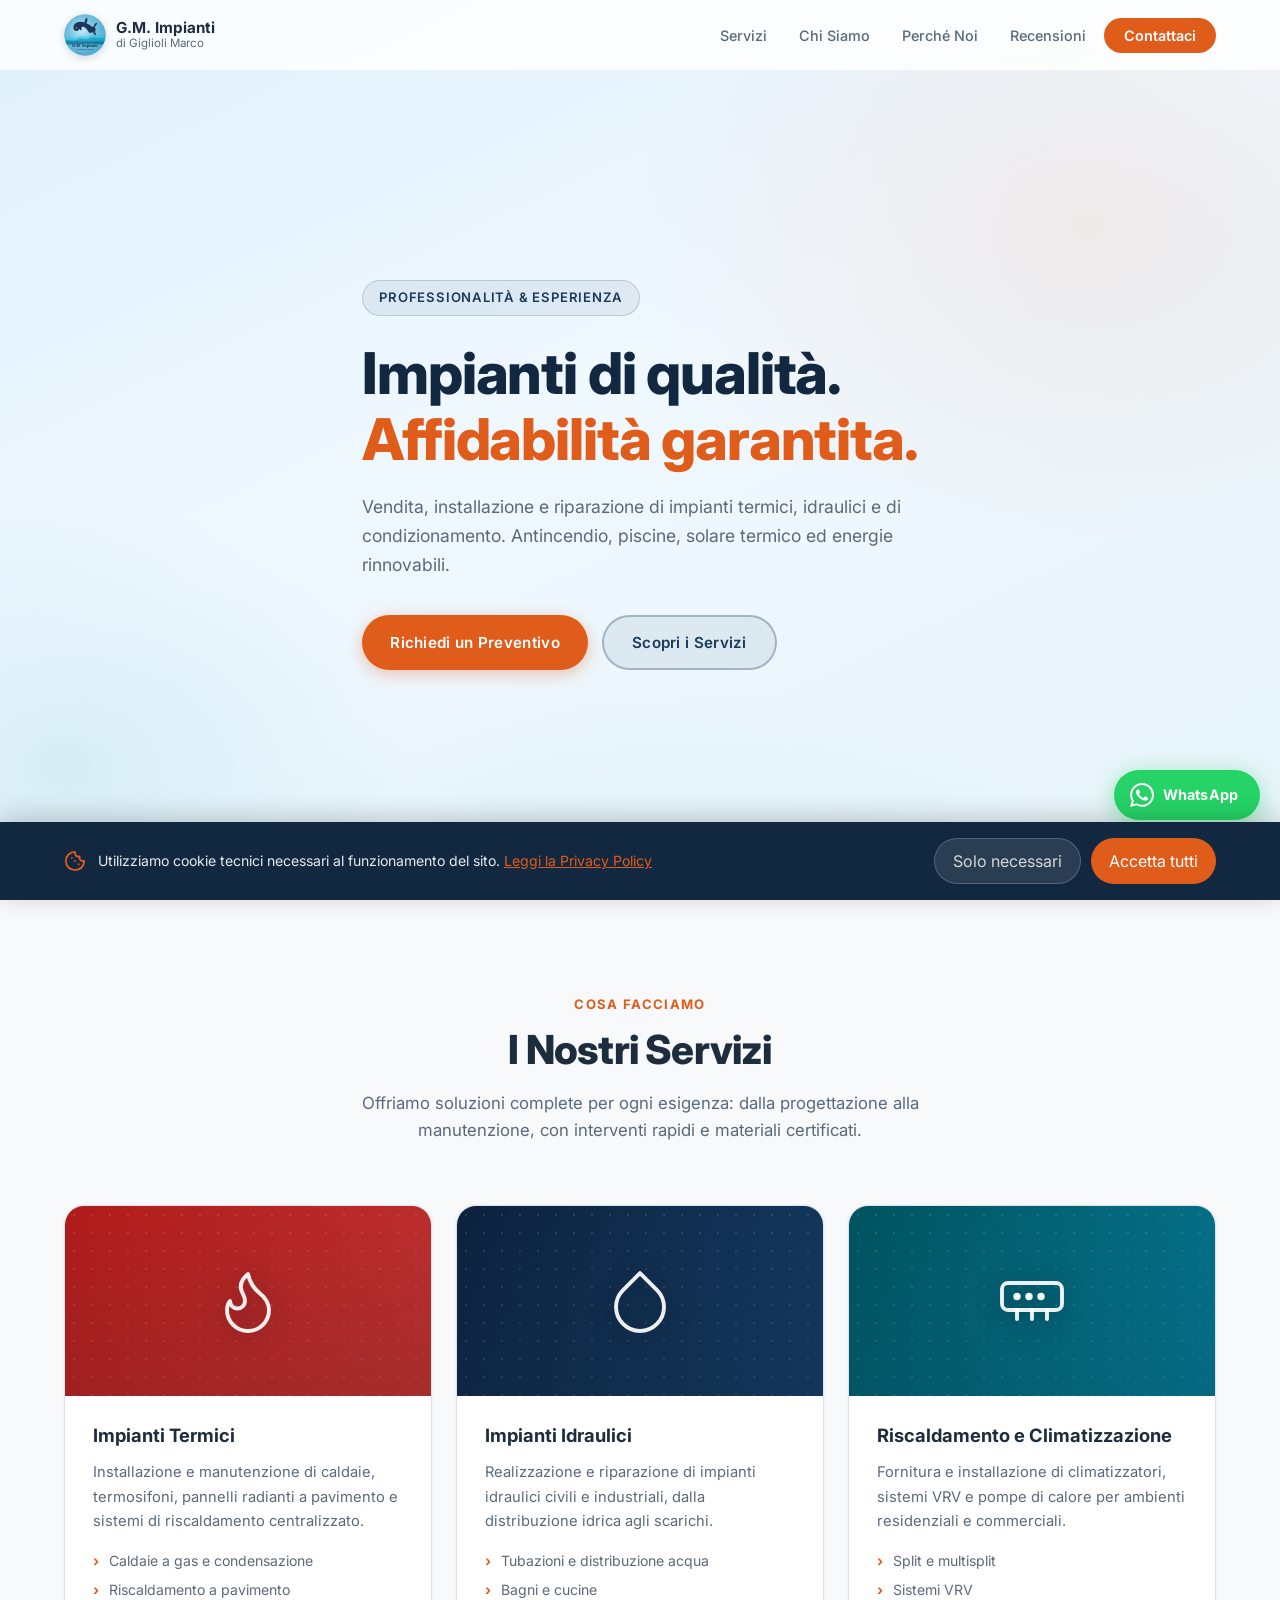
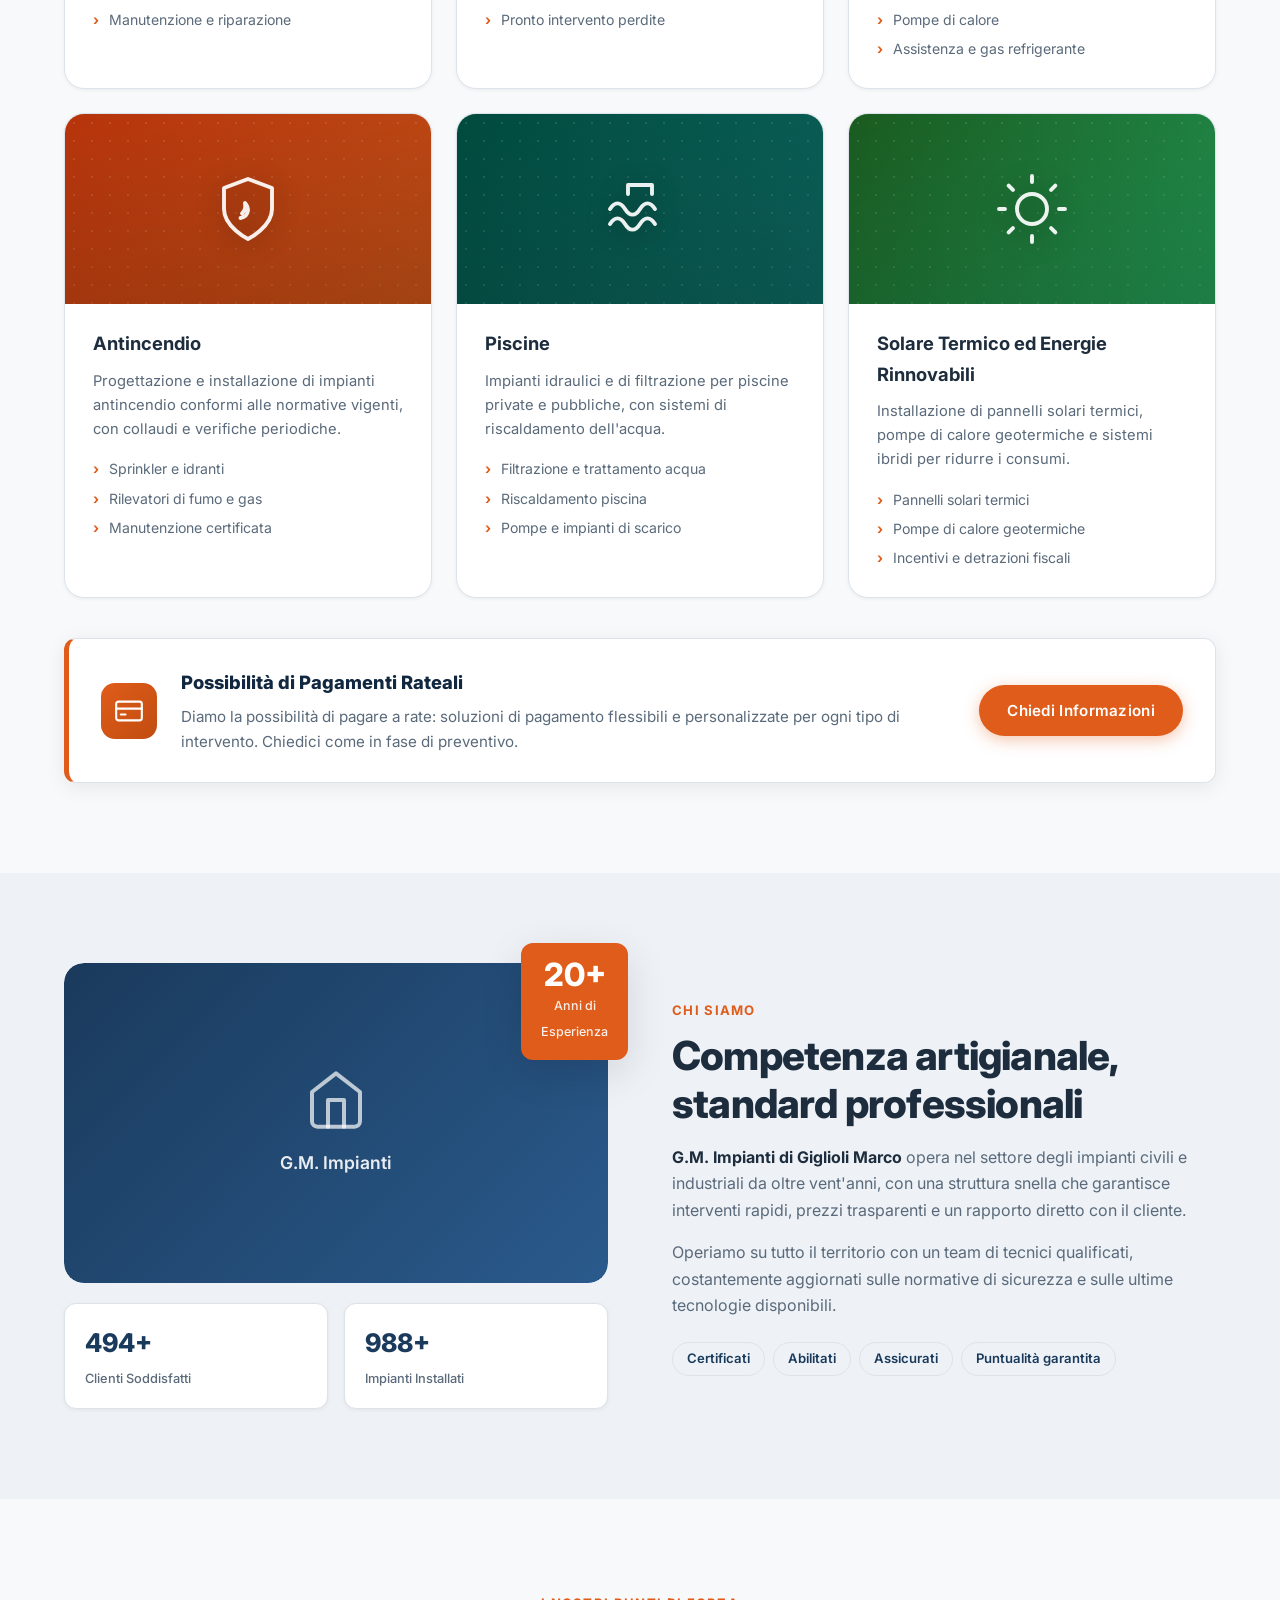
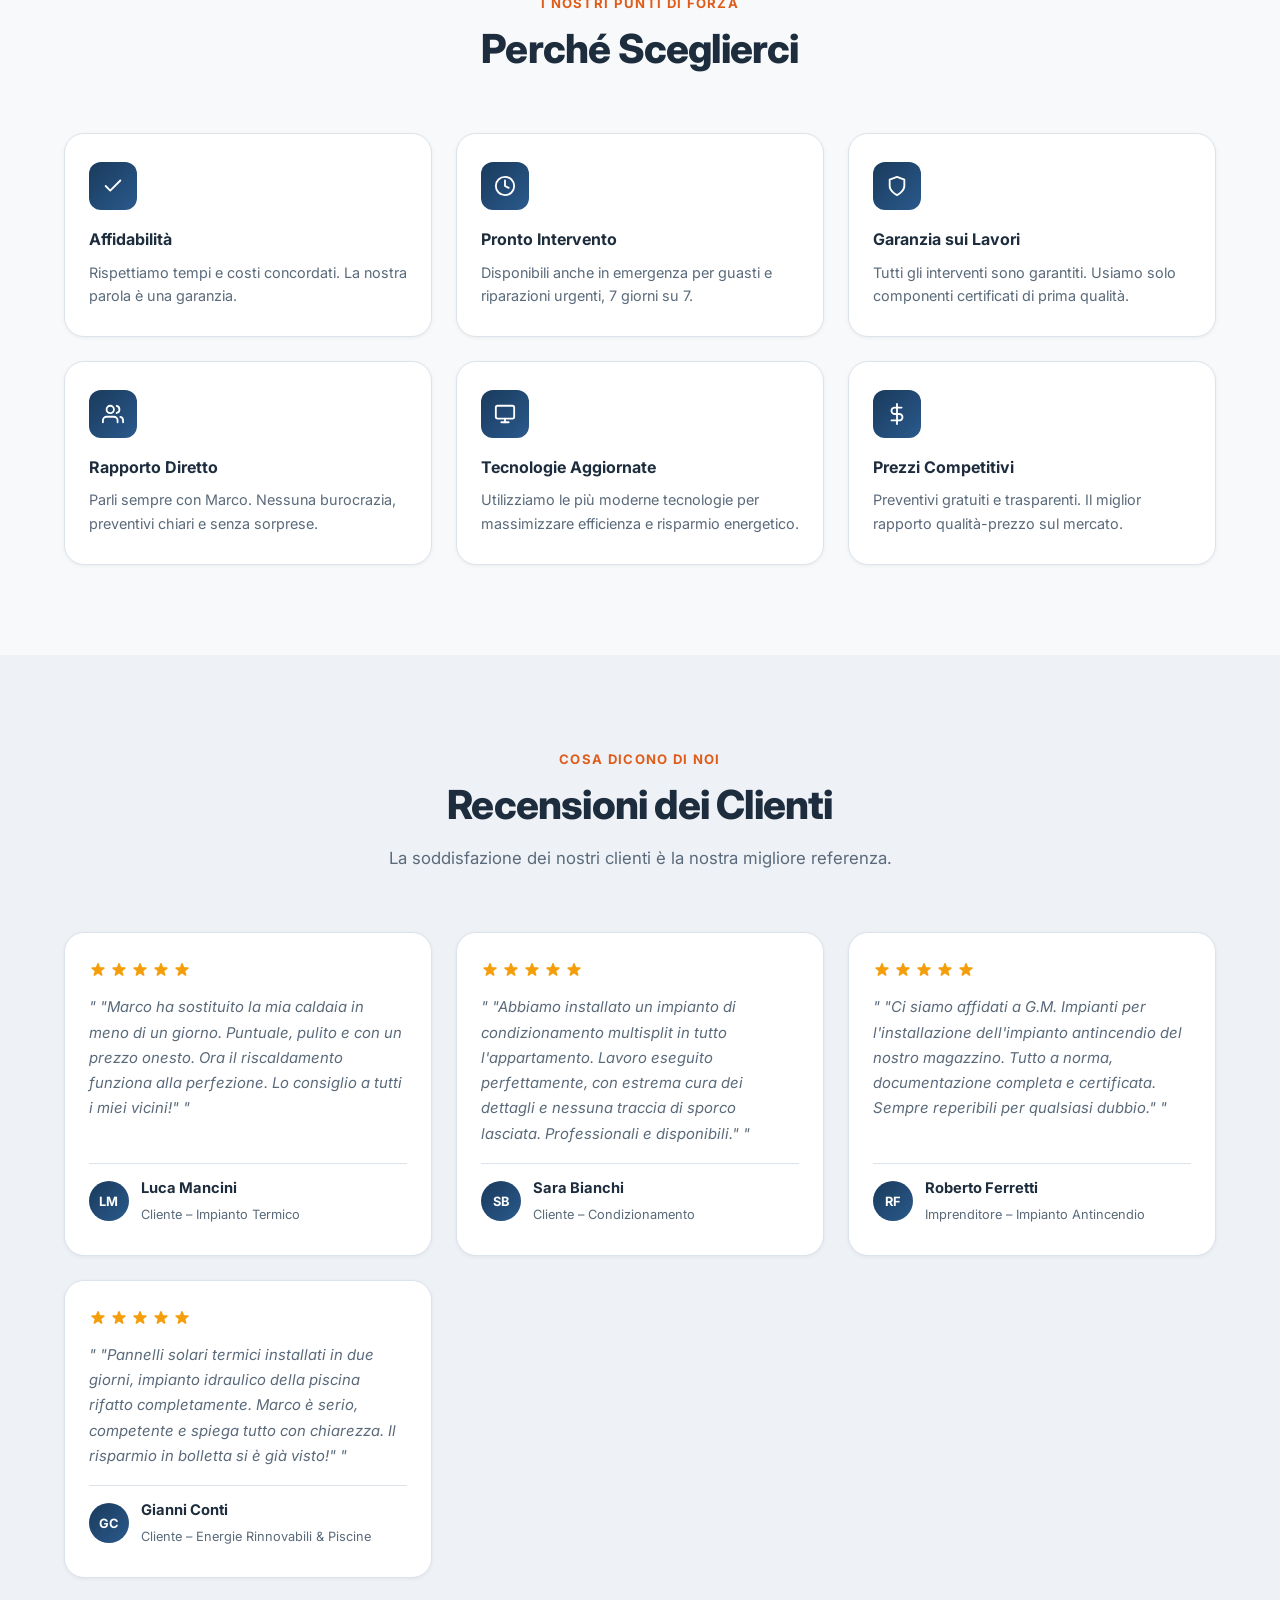
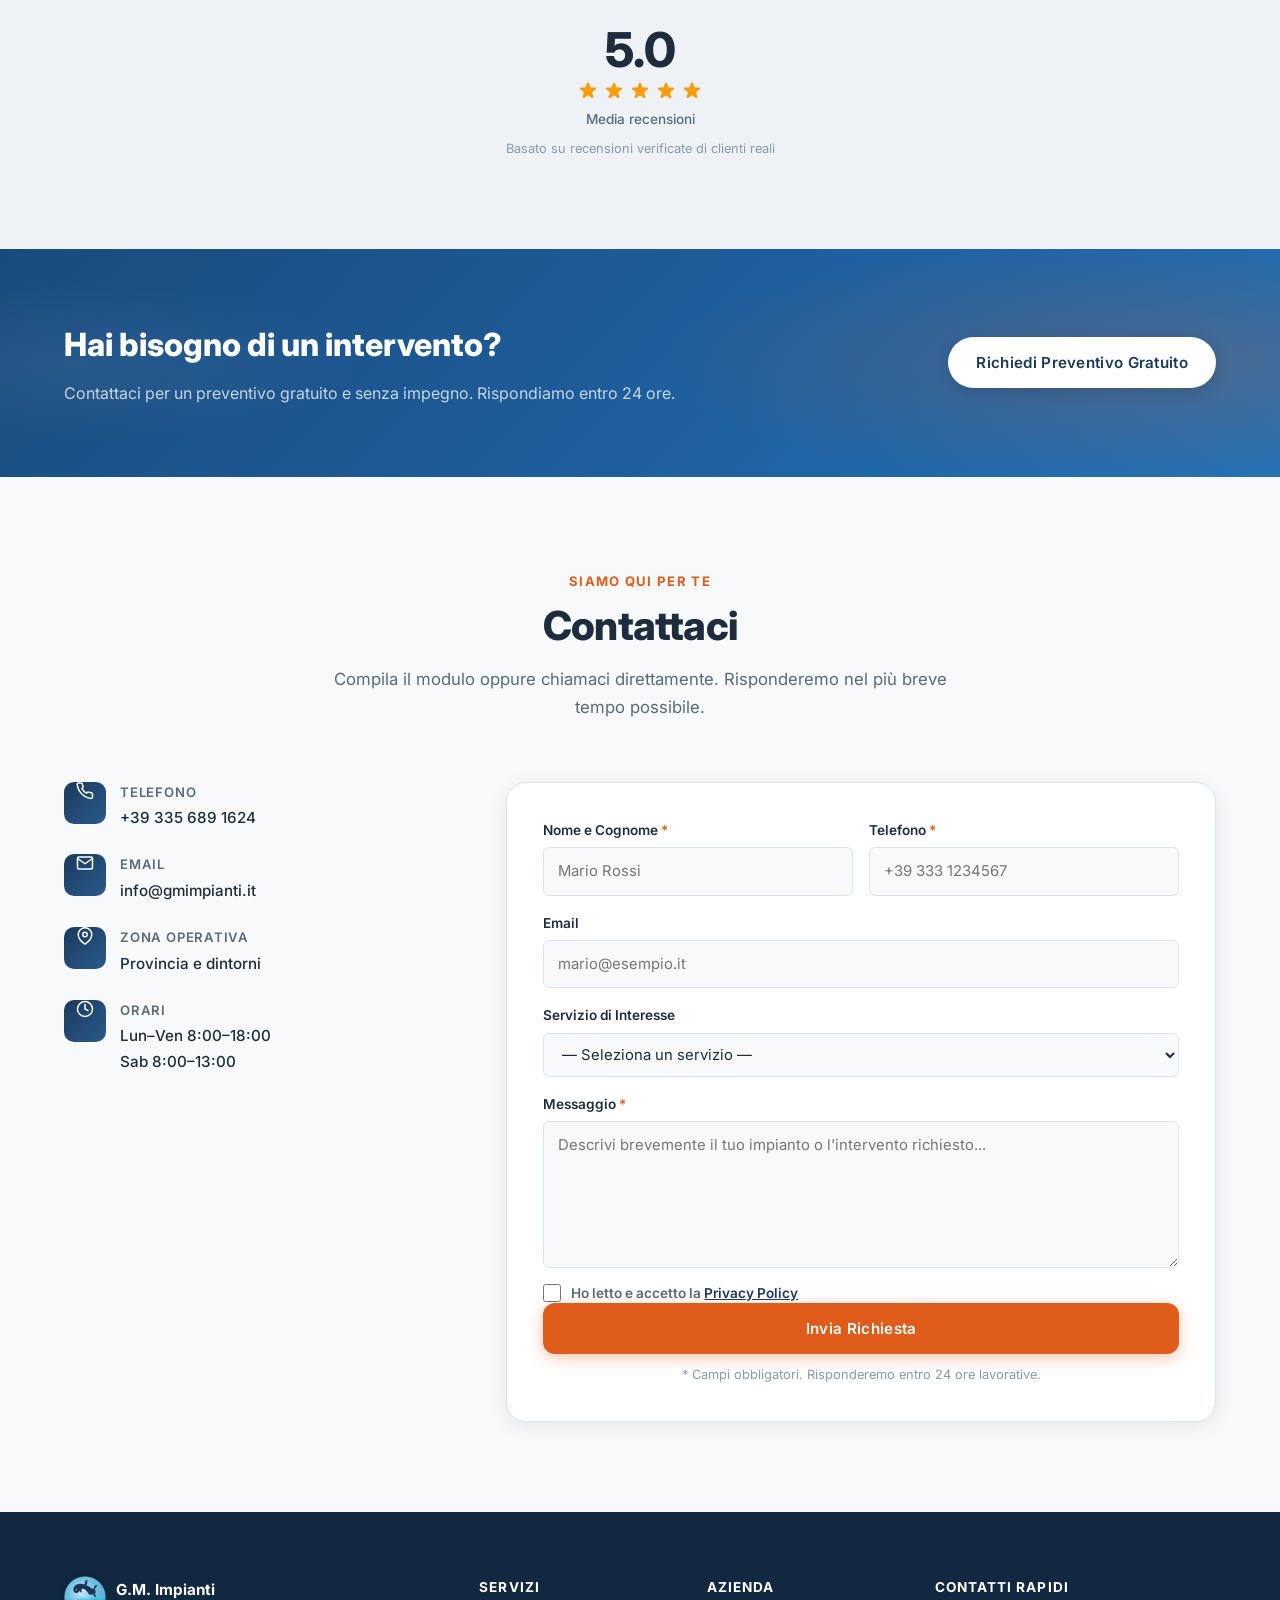
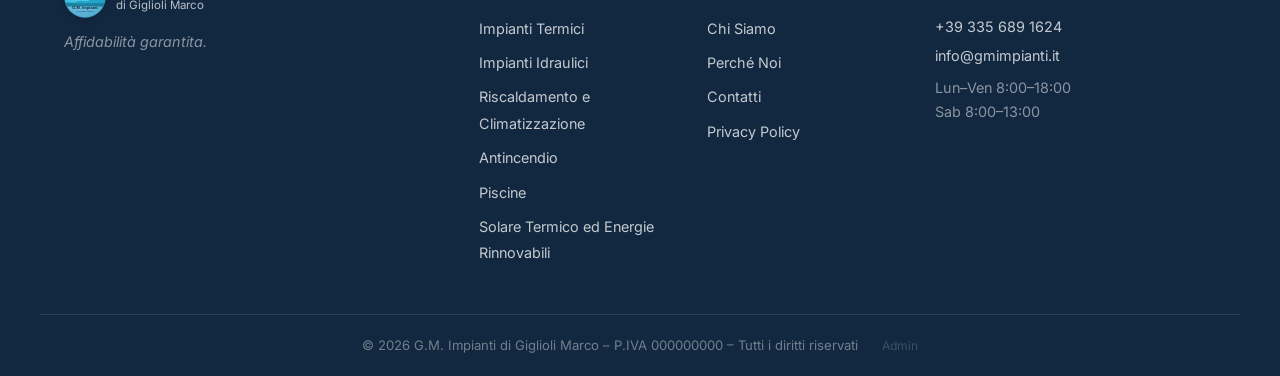
<file: index.html>
<!DOCTYPE html>
<html lang="it">
<head>
  <meta charset="UTF-8" />
  <meta name="viewport" content="width=device-width, initial-scale=1.0" />
  <meta name="description" content="G.M. Impianti di Giglioli Marco - Vendita, installazione e riparazione di impianti termici, idraulici e di condizionamento. Antincendio, piscine, solare termico ed energie rinnovabili. Possibilità di pagamenti rateali." />
  <meta name="robots" content="index, follow" />
  <meta property="og:type" content="website" />
  <meta property="og:title" content="G.M. Impianti – Giglioli Marco" />
  <meta property="og:description" content="Impianti termici, idraulici, condizionamento, antincendio, piscine, solare termico ed energie rinnovabili. Affidabilità garantita." />
  <meta property="og:image" content="favicon.svg" />
  <meta name="twitter:card" content="summary" />
  <meta name="twitter:title" content="G.M. Impianti – Giglioli Marco" />
  <meta name="twitter:description" content="Impianti termici, idraulici, condizionamento, antincendio, piscine, solare termico ed energie rinnovabili." />
  <title>G.M. Impianti – Giglioli Marco</title>
  <link rel="icon" type="image/svg+xml" href="favicon.svg" />
  <link rel="stylesheet" href="css/style.css" />
  <link rel="stylesheet" href="css/admin.css" />
  <link rel="preconnect" href="https://fonts.googleapis.com" />
  <link rel="preconnect" href="https://fonts.gstatic.com" crossorigin />
  <link href="https://fonts.googleapis.com/css2?family=Inter:wght@300;400;500;600;700;800&display=swap" rel="stylesheet" />
</head>
<body>

  <!-- HEADER -->
  <header class="header" id="header">
    <div class="container header__inner">
      <a href="#home" class="logo">
        <img src="images/logo.svg" alt="G.M. Impianti" class="logo__img"
             onerror="this.style.display='none'"/>
        <span class="logo__text">
          <strong>G.M. Impianti</strong>
          <small>di Giglioli Marco</small>
        </span>
      </a>

      <nav class="nav" id="nav">
        <ul class="nav__list">
          <li><a href="#servizi" class="nav__link">Servizi</a></li>
          <li><a href="#chi-siamo" class="nav__link">Chi Siamo</a></li>
          <li><a href="#perche-noi" class="nav__link">Perché Noi</a></li>
          <li><a href="#recensioni" class="nav__link">Recensioni</a></li>
          <li id="navGalleriaItem" style="display:none"><a href="#galleria" class="nav__link">Galleria</a></li>
          <li><a href="#contatti" class="nav__link nav__link--cta">Contattaci</a></li>
        </ul>
      </nav>

      <button class="burger" id="burger" aria-label="Menu" aria-expanded="false">
        <span></span><span></span><span></span>
      </button>
    </div>
  </header>

  <!-- HERO -->
  <section class="hero" id="home">
    <div class="hero__bg"></div>
    <div class="container hero__content">
      <p class="hero__eyebrow" data-key="hero-eyebrow">Professionalità &amp; Esperienza</p>
      <h1 class="hero__title" data-key="hero-title">
        Impianti di qualità.<br />
        <span class="highlight">Affidabilità garantita.</span>
      </h1>
      <p class="hero__subtitle" data-key="hero-subtitle">
        Vendita, installazione e riparazione di impianti termici, idraulici e di
        condizionamento. Antincendio, piscine, solare termico ed energie rinnovabili.
      </p>
      <div class="hero__actions">
        <a href="#contatti" class="btn btn--primary">Richiedi un Preventivo</a>
        <a href="#servizi" class="btn btn--ghost">Scopri i Servizi</a>
      </div>
    </div>
    <div class="hero__wave">
      <svg viewBox="0 0 1440 100" preserveAspectRatio="none" xmlns="http://www.w3.org/2000/svg">
        <path d="M0,60 C360,100 1080,0 1440,60 L1440,100 L0,100 Z" fill="#f8f9fa"/>
      </svg>
    </div>
  </section>

  <!-- SERVIZI -->
  <section class="section" id="servizi">
    <div class="container">
      <div class="section__header">
        <p class="section__eyebrow" data-key="section-servizi-eyebrow">Cosa facciamo</p>
        <h2 class="section__title" data-key="section-servizi-title">I Nostri Servizi</h2>
        <p class="section__desc" data-key="section-servizi-desc">
          Offriamo soluzioni complete per ogni esigenza: dalla progettazione alla
          manutenzione, con interventi rapidi e materiali certificati.
        </p>
      </div>

      <div class="services-grid">

        <div class="service-card" data-color="red">
          <div class="service-card__media" data-key="service-1-img" style="position:relative">
            <svg xmlns="http://www.w3.org/2000/svg" viewBox="0 0 24 24" fill="none" stroke="currentColor" stroke-width="1.3" stroke-linecap="round" stroke-linejoin="round">
              <path d="M8.5 14.5A2.5 2.5 0 0 0 11 12c0-1.38-.5-2-1-3-1.072-2.143-.224-4.054 2-6 .5 2.5 2 4.9 4 6.5 2 1.6 3 3.5 3 5.5a7 7 0 1 1-14 0c0-1.153.433-2.294 1-3a2.5 2.5 0 0 0 2.5 2.5z"/>
            </svg>
          </div>
          <div class="service-card__body">
            <h3 class="service-card__title" data-key="service-1-title">Impianti Termici</h3>
            <p class="service-card__desc" data-key="service-1-desc">
              Installazione e manutenzione di caldaie, termosifoni, pannelli radianti
              a pavimento e sistemi di riscaldamento centralizzato.
            </p>
            <ul class="service-card__list">
              <li>Caldaie a gas e condensazione</li>
              <li>Riscaldamento a pavimento</li>
              <li>Manutenzione e riparazione</li>
            </ul>
          </div>
        </div>

        <div class="service-card" data-color="blue">
          <div class="service-card__media" data-key="service-2-img" style="position:relative">
            <svg xmlns="http://www.w3.org/2000/svg" viewBox="0 0 24 24" fill="none" stroke="currentColor" stroke-width="1.3" stroke-linecap="round" stroke-linejoin="round">
              <path d="M12 2.69l5.66 5.66a8 8 0 1 1-11.31 0z"/>
            </svg>
          </div>
          <div class="service-card__body">
            <h3 class="service-card__title" data-key="service-2-title">Impianti Idraulici</h3>
            <p class="service-card__desc" data-key="service-2-desc">
              Realizzazione e riparazione di impianti idraulici civili e industriali,
              dalla distribuzione idrica agli scarichi.
            </p>
            <ul class="service-card__list">
              <li>Tubazioni e distribuzione acqua</li>
              <li>Bagni e cucine</li>
              <li>Pronto intervento perdite</li>
            </ul>
          </div>
        </div>

        <div class="service-card" data-color="cyan">
          <div class="service-card__media" data-key="service-3-img" style="position:relative">
            <svg xmlns="http://www.w3.org/2000/svg" viewBox="0 0 24 24" fill="none" stroke="currentColor" stroke-width="1.3" stroke-linecap="round" stroke-linejoin="round">
              <rect x="2" y="6" width="20" height="9" rx="2"/>
              <path d="M7 15v3M12 15v3M17 15v3"/>
              <circle cx="7" cy="10.5" r=".6" fill="currentColor"/>
              <circle cx="11" cy="10.5" r=".6" fill="currentColor"/>
              <circle cx="15" cy="10.5" r=".6" fill="currentColor"/>
            </svg>
          </div>
          <div class="service-card__body">
            <h3 class="service-card__title" data-key="service-3-title">Riscaldamento e Climatizzazione</h3>
            <p class="service-card__desc" data-key="service-3-desc">
              Fornitura e installazione di climatizzatori, sistemi VRV e pompe
              di calore per ambienti residenziali e commerciali.
            </p>
            <ul class="service-card__list">
              <li>Split e multisplit</li>
              <li>Sistemi VRV</li>
              <li>Pompe di calore</li>
              <li>Assistenza e gas refrigerante</li>
            </ul>
          </div>
        </div>

        <div class="service-card" data-color="orange">
          <div class="service-card__media" data-key="service-4-img" style="position:relative">
            <svg xmlns="http://www.w3.org/2000/svg" viewBox="0 0 24 24" fill="none" stroke="currentColor" stroke-width="1.3" stroke-linecap="round" stroke-linejoin="round">
              <path d="M12 22s8-4 8-10V5l-8-3-8 3v7c0 6 8 10 8 10z"/>
              <path d="M9.5 15a3 3 0 0 0 2.5-2.5c0-1-.4-1.8-1-2.5.3 1.5.1 2.5-1 3.5"/>
            </svg>
          </div>
          <div class="service-card__body">
            <h3 class="service-card__title" data-key="service-4-title">Antincendio</h3>
            <p class="service-card__desc" data-key="service-4-desc">
              Progettazione e installazione di impianti antincendio conformi alle
              normative vigenti, con collaudi e verifiche periodiche.
            </p>
            <ul class="service-card__list">
              <li>Sprinkler e idranti</li>
              <li>Rilevatori di fumo e gas</li>
              <li>Manutenzione certificata</li>
            </ul>
          </div>
        </div>

        <div class="service-card" data-color="teal">
          <div class="service-card__media" data-key="service-5-img" style="position:relative">
            <svg xmlns="http://www.w3.org/2000/svg" viewBox="0 0 24 24" fill="none" stroke="currentColor" stroke-width="1.3" stroke-linecap="round" stroke-linejoin="round">
              <path d="M2 12c1.5-2.5 3.5-2.5 5 0s3.5 2.5 5 0 3.5-2.5 5 0"/>
              <path d="M2 17c1.5-2.5 3.5-2.5 5 0s3.5 2.5 5 0 3.5-2.5 5 0"/>
              <path d="M8 7V4M16 7V4M8 4h8"/>
            </svg>
          </div>
          <div class="service-card__body">
            <h3 class="service-card__title" data-key="service-5-title">Piscine</h3>
            <p class="service-card__desc" data-key="service-5-desc">
              Impianti idraulici e di filtrazione per piscine private e pubbliche,
              con sistemi di riscaldamento dell'acqua.
            </p>
            <ul class="service-card__list">
              <li>Filtrazione e trattamento acqua</li>
              <li>Riscaldamento piscina</li>
              <li>Pompe e impianti di scarico</li>
            </ul>
          </div>
        </div>

        <div class="service-card" data-color="green">
          <div class="service-card__media" data-key="service-6-img" style="position:relative">
            <svg xmlns="http://www.w3.org/2000/svg" viewBox="0 0 24 24" fill="none" stroke="currentColor" stroke-width="1.3" stroke-linecap="round" stroke-linejoin="round">
              <circle cx="12" cy="12" r="5"/>
              <path d="M12 1v2M12 21v2M4.22 4.22l1.42 1.42M18.36 18.36l1.42 1.42M1 12h2M21 12h2M4.22 19.78l1.42-1.42M18.36 5.64l1.42-1.42"/>
            </svg>
          </div>
          <div class="service-card__body">
            <h3 class="service-card__title" data-key="service-6-title">Solare Termico ed Energie Rinnovabili</h3>
            <p class="service-card__desc" data-key="service-6-desc">
              Installazione di pannelli solari termici, pompe di calore
              geotermiche e sistemi ibridi per ridurre i consumi.
            </p>
            <ul class="service-card__list">
              <li>Pannelli solari termici</li>
              <li>Pompe di calore geotermiche</li>
              <li>Incentivi e detrazioni fiscali</li>
            </ul>
          </div>
        </div>

      </div>

      <!-- SPECCHIETTO PAGAMENTI RATEALI -->
      <div class="payment-box">
        <div class="payment-box__icon">
          <svg xmlns="http://www.w3.org/2000/svg" viewBox="0 0 24 24" fill="none" stroke="currentColor" stroke-width="1.8" stroke-linecap="round" stroke-linejoin="round">
            <rect x="1" y="4" width="22" height="16" rx="2"/>
            <line x1="1" y1="10" x2="23" y2="10"/>
            <path d="M5 15h4"/>
          </svg>
        </div>
        <div class="payment-box__text">
          <h3 data-key="payment-title">Possibilità di Pagamenti Rateali</h3>
          <p data-key="payment-text">
            Diamo la possibilità di pagare a rate: soluzioni di pagamento
            flessibili e personalizzate per ogni tipo di intervento.
            Chiedici come in fase di preventivo.
          </p>
        </div>
        <a href="#contatti" class="btn btn--primary payment-box__btn" data-key="payment-btn">Chiedi Informazioni</a>
      </div>
    </div>
  </section>

  <!-- CHI SIAMO -->
  <section class="section section--alt" id="chi-siamo">
    <div class="container">
      <div class="about">
        <div class="about__visual">
          <div class="about__badge">
            <span class="about__badge-num" data-key="about-years">20+</span>
            <span class="about__badge-label">Anni di<br />Esperienza</span>
          </div>
          <div class="about__img-wrap">
            <div class="about__img-placeholder" data-key="about-img" style="position:relative">
              <svg xmlns="http://www.w3.org/2000/svg" viewBox="0 0 24 24" fill="none" stroke="currentColor" stroke-width="1.5" stroke-linecap="round" stroke-linejoin="round">
                <path d="M3 9l9-7 9 7v11a2 2 0 0 1-2 2H5a2 2 0 0 1-2-2z"/>
                <polyline points="9 22 9 12 15 12 15 22"/>
              </svg>
              <p>G.M. Impianti</p>
            </div>
          </div>
          <div class="about__stats">
            <div class="stat">
              <span class="stat__num" data-key="stat-1-num">500+</span>
              <span class="stat__label" data-key="stat-1-label">Clienti Soddisfatti</span>
            </div>
            <div class="stat">
              <span class="stat__num" data-key="stat-2-num">1000+</span>
              <span class="stat__label" data-key="stat-2-label">Impianti Installati</span>
            </div>
          </div>
        </div>

        <div class="about__content">
          <p class="section__eyebrow" data-key="section-about-eyebrow">Chi Siamo</p>
          <h2 class="section__title section__title--left" data-key="section-about-title">
            Competenza artigianale,<br />standard professionali
          </h2>
          <p class="about__text" data-key="about-text-1">
            <strong>G.M. Impianti di Giglioli Marco</strong> opera nel settore degli
            impianti civili e industriali da oltre vent'anni, con una struttura
            snella che garantisce interventi rapidi, prezzi trasparenti e un
            rapporto diretto con il cliente.
          </p>
          <p class="about__text" data-key="about-text-2">
            Operiamo su tutto il territorio con un team di tecnici qualificati,
            costantemente aggiornati sulle normative di sicurezza e sulle ultime
            tecnologie disponibili.
          </p>
          <div class="about__tags">
            <span class="tag">Certificati</span>
            <span class="tag">Abilitati</span>
            <span class="tag">Assicurati</span>
            <span class="tag">Puntualità garantita</span>
          </div>
        </div>
      </div>
    </div>
  </section>

  <!-- PERCHÉ NOI -->
  <section class="section" id="perche-noi">
    <div class="container">
      <div class="section__header">
        <p class="section__eyebrow" data-key="section-why-eyebrow">I nostri punti di forza</p>
        <h2 class="section__title" data-key="section-why-title">Perché Sceglierci</h2>
      </div>

      <div class="why-grid" id="whyGrid">
        <div class="why-card">
          <div class="why-card__icon">
            <svg xmlns="http://www.w3.org/2000/svg" viewBox="0 0 24 24" fill="none" stroke="currentColor" stroke-width="2" stroke-linecap="round" stroke-linejoin="round">
              <polyline points="20 6 9 17 4 12"/>
            </svg>
          </div>
          <h3 data-key="why-1-title">Affidabilità</h3>
          <p data-key="why-1-text">Rispettiamo tempi e costi concordati. La nostra parola è una garanzia.</p>
        </div>
        <div class="why-card">
          <div class="why-card__icon">
            <svg xmlns="http://www.w3.org/2000/svg" viewBox="0 0 24 24" fill="none" stroke="currentColor" stroke-width="2" stroke-linecap="round" stroke-linejoin="round">
              <circle cx="12" cy="12" r="10"/>
              <polyline points="12 6 12 12 16 14"/>
            </svg>
          </div>
          <h3 data-key="why-2-title">Pronto Intervento</h3>
          <p data-key="why-2-text">Disponibili anche in emergenza per guasti e riparazioni urgenti, 7 giorni su 7.</p>
        </div>
        <div class="why-card">
          <div class="why-card__icon">
            <svg xmlns="http://www.w3.org/2000/svg" viewBox="0 0 24 24" fill="none" stroke="currentColor" stroke-width="2" stroke-linecap="round" stroke-linejoin="round">
              <path d="M12 22s8-4 8-10V5l-8-3-8 3v7c0 6 8 10 8 10z"/>
            </svg>
          </div>
          <h3 data-key="why-3-title">Garanzia sui Lavori</h3>
          <p data-key="why-3-text">Tutti gli interventi sono garantiti. Usiamo solo componenti certificati di prima qualità.</p>
        </div>
        <div class="why-card">
          <div class="why-card__icon">
            <svg xmlns="http://www.w3.org/2000/svg" viewBox="0 0 24 24" fill="none" stroke="currentColor" stroke-width="2" stroke-linecap="round" stroke-linejoin="round">
              <path d="M17 21v-2a4 4 0 0 0-4-4H5a4 4 0 0 0-4 4v2"/>
              <circle cx="9" cy="7" r="4"/>
              <path d="M23 21v-2a4 4 0 0 0-3-3.87"/>
              <path d="M16 3.13a4 4 0 0 1 0 7.75"/>
            </svg>
          </div>
          <h3 data-key="why-4-title">Rapporto Diretto</h3>
          <p data-key="why-4-text">Parli sempre con Marco. Nessuna burocrazia, preventivi chiari e senza sorprese.</p>
        </div>
        <div class="why-card">
          <div class="why-card__icon">
            <svg xmlns="http://www.w3.org/2000/svg" viewBox="0 0 24 24" fill="none" stroke="currentColor" stroke-width="2" stroke-linecap="round" stroke-linejoin="round">
              <rect x="2" y="3" width="20" height="14" rx="2"/>
              <line x1="8" y1="21" x2="16" y2="21"/>
              <line x1="12" y1="17" x2="12" y2="21"/>
            </svg>
          </div>
          <h3 data-key="why-5-title">Tecnologie Aggiornate</h3>
          <p data-key="why-5-text">Utilizziamo le più moderne tecnologie per massimizzare efficienza e risparmio energetico.</p>
        </div>
        <div class="why-card">
          <div class="why-card__icon">
            <svg xmlns="http://www.w3.org/2000/svg" viewBox="0 0 24 24" fill="none" stroke="currentColor" stroke-width="2" stroke-linecap="round" stroke-linejoin="round">
              <line x1="12" y1="1" x2="12" y2="23"/>
              <path d="M17 5H9.5a3.5 3.5 0 0 0 0 7h5a3.5 3.5 0 0 1 0 7H6"/>
            </svg>
          </div>
          <h3 data-key="why-6-title">Prezzi Competitivi</h3>
          <p data-key="why-6-text">Preventivi gratuiti e trasparenti. Il miglior rapporto qualità-prezzo sul mercato.</p>
        </div>
      </div>
    </div>
  </section>

  <!-- RECENSIONI -->
  <section class="section section--alt" id="recensioni">
    <div class="container">
      <div class="section__header">
        <p class="section__eyebrow" data-key="section-reviews-eyebrow">Cosa dicono di noi</p>
        <h2 class="section__title" data-key="section-reviews-title">Recensioni dei Clienti</h2>
        <p class="section__desc" data-key="section-reviews-desc">
          La soddisfazione dei nostri clienti è la nostra migliore referenza.
        </p>
      </div>

      <div class="reviews-grid" id="reviewsGrid">

        <div class="review-card">
          <div class="review-card__stars">
            <svg xmlns="http://www.w3.org/2000/svg" viewBox="0 0 20 20" fill="currentColor"><path d="M9.049 2.927c.3-.921 1.603-.921 1.902 0l1.07 3.292a1 1 0 00.95.69h3.462c.969 0 1.371 1.24.588 1.81l-2.8 2.034a1 1 0 00-.364 1.118l1.07 3.292c.3.921-.755 1.688-1.54 1.118l-2.8-2.034a1 1 0 00-1.175 0l-2.8 2.034c-.784.57-1.838-.197-1.539-1.118l1.07-3.292a1 1 0 00-.364-1.118L2.98 8.72c-.783-.57-.38-1.81.588-1.81h3.461a1 1 0 00.951-.69l1.07-3.292z"/></svg>
            <svg xmlns="http://www.w3.org/2000/svg" viewBox="0 0 20 20" fill="currentColor"><path d="M9.049 2.927c.3-.921 1.603-.921 1.902 0l1.07 3.292a1 1 0 00.95.69h3.462c.969 0 1.371 1.24.588 1.81l-2.8 2.034a1 1 0 00-.364 1.118l1.07 3.292c.3.921-.755 1.688-1.54 1.118l-2.8-2.034a1 1 0 00-1.175 0l-2.8 2.034c-.784.57-1.838-.197-1.539-1.118l1.07-3.292a1 1 0 00-.364-1.118L2.98 8.72c-.783-.57-.38-1.81.588-1.81h3.461a1 1 0 00.951-.69l1.07-3.292z"/></svg>
            <svg xmlns="http://www.w3.org/2000/svg" viewBox="0 0 20 20" fill="currentColor"><path d="M9.049 2.927c.3-.921 1.603-.921 1.902 0l1.07 3.292a1 1 0 00.95.69h3.462c.969 0 1.371 1.24.588 1.81l-2.8 2.034a1 1 0 00-.364 1.118l1.07 3.292c.3.921-.755 1.688-1.54 1.118l-2.8-2.034a1 1 0 00-1.175 0l-2.8 2.034c-.784.57-1.838-.197-1.539-1.118l1.07-3.292a1 1 0 00-.364-1.118L2.98 8.72c-.783-.57-.38-1.81.588-1.81h3.461a1 1 0 00.951-.69l1.07-3.292z"/></svg>
            <svg xmlns="http://www.w3.org/2000/svg" viewBox="0 0 20 20" fill="currentColor"><path d="M9.049 2.927c.3-.921 1.603-.921 1.902 0l1.07 3.292a1 1 0 00.95.69h3.462c.969 0 1.371 1.24.588 1.81l-2.8 2.034a1 1 0 00-.364 1.118l1.07 3.292c.3.921-.755 1.688-1.54 1.118l-2.8-2.034a1 1 0 00-1.175 0l-2.8 2.034c-.784.57-1.838-.197-1.539-1.118l1.07-3.292a1 1 0 00-.364-1.118L2.98 8.72c-.783-.57-.38-1.81.588-1.81h3.461a1 1 0 00.951-.69l1.07-3.292z"/></svg>
            <svg xmlns="http://www.w3.org/2000/svg" viewBox="0 0 20 20" fill="currentColor"><path d="M9.049 2.927c.3-.921 1.603-.921 1.902 0l1.07 3.292a1 1 0 00.95.69h3.462c.969 0 1.371 1.24.588 1.81l-2.8 2.034a1 1 0 00-.364 1.118l1.07 3.292c.3.921-.755 1.688-1.54 1.118l-2.8-2.034a1 1 0 00-1.175 0l-2.8 2.034c-.784.57-1.838-.197-1.539-1.118l1.07-3.292a1 1 0 00-.364-1.118L2.98 8.72c-.783-.57-.38-1.81.588-1.81h3.461a1 1 0 00.951-.69l1.07-3.292z"/></svg>
          </div>
          <blockquote class="review-card__text" data-key="review-1-text">
            "Marco ha sostituito la mia caldaia in meno di un giorno. Puntuale, pulito e con un prezzo onesto. Ora il riscaldamento funziona alla perfezione. Lo consiglio a tutti i miei vicini!"
          </blockquote>
          <div class="review-card__author">
            <div class="review-card__avatar" data-key="review-1-avatar">LM</div>
            <div>
              <strong data-key="review-1-author">Luca Mancini</strong>
              <span data-key="review-1-role">Cliente – Impianto Termico</span>
            </div>
          </div>
        </div>

        <div class="review-card">
          <div class="review-card__stars">
            <svg xmlns="http://www.w3.org/2000/svg" viewBox="0 0 20 20" fill="currentColor"><path d="M9.049 2.927c.3-.921 1.603-.921 1.902 0l1.07 3.292a1 1 0 00.95.69h3.462c.969 0 1.371 1.24.588 1.81l-2.8 2.034a1 1 0 00-.364 1.118l1.07 3.292c.3.921-.755 1.688-1.54 1.118l-2.8-2.034a1 1 0 00-1.175 0l-2.8 2.034c-.784.57-1.838-.197-1.539-1.118l1.07-3.292a1 1 0 00-.364-1.118L2.98 8.72c-.783-.57-.38-1.81.588-1.81h3.461a1 1 0 00.951-.69l1.07-3.292z"/></svg>
            <svg xmlns="http://www.w3.org/2000/svg" viewBox="0 0 20 20" fill="currentColor"><path d="M9.049 2.927c.3-.921 1.603-.921 1.902 0l1.07 3.292a1 1 0 00.95.69h3.462c.969 0 1.371 1.24.588 1.81l-2.8 2.034a1 1 0 00-.364 1.118l1.07 3.292c.3.921-.755 1.688-1.54 1.118l-2.8-2.034a1 1 0 00-1.175 0l-2.8 2.034c-.784.57-1.838-.197-1.539-1.118l1.07-3.292a1 1 0 00-.364-1.118L2.98 8.72c-.783-.57-.38-1.81.588-1.81h3.461a1 1 0 00.951-.69l1.07-3.292z"/></svg>
            <svg xmlns="http://www.w3.org/2000/svg" viewBox="0 0 20 20" fill="currentColor"><path d="M9.049 2.927c.3-.921 1.603-.921 1.902 0l1.07 3.292a1 1 0 00.95.69h3.462c.969 0 1.371 1.24.588 1.81l-2.8 2.034a1 1 0 00-.364 1.118l1.07 3.292c.3.921-.755 1.688-1.54 1.118l-2.8-2.034a1 1 0 00-1.175 0l-2.8 2.034c-.784.57-1.838-.197-1.539-1.118l1.07-3.292a1 1 0 00-.364-1.118L2.98 8.72c-.783-.57-.38-1.81.588-1.81h3.461a1 1 0 00.951-.69l1.07-3.292z"/></svg>
            <svg xmlns="http://www.w3.org/2000/svg" viewBox="0 0 20 20" fill="currentColor"><path d="M9.049 2.927c.3-.921 1.603-.921 1.902 0l1.07 3.292a1 1 0 00.95.69h3.462c.969 0 1.371 1.24.588 1.81l-2.8 2.034a1 1 0 00-.364 1.118l1.07 3.292c.3.921-.755 1.688-1.54 1.118l-2.8-2.034a1 1 0 00-1.175 0l-2.8 2.034c-.784.57-1.838-.197-1.539-1.118l1.07-3.292a1 1 0 00-.364-1.118L2.98 8.72c-.783-.57-.38-1.81.588-1.81h3.461a1 1 0 00.951-.69l1.07-3.292z"/></svg>
            <svg xmlns="http://www.w3.org/2000/svg" viewBox="0 0 20 20" fill="currentColor"><path d="M9.049 2.927c.3-.921 1.603-.921 1.902 0l1.07 3.292a1 1 0 00.95.69h3.462c.969 0 1.371 1.24.588 1.81l-2.8 2.034a1 1 0 00-.364 1.118l1.07 3.292c.3.921-.755 1.688-1.54 1.118l-2.8-2.034a1 1 0 00-1.175 0l-2.8 2.034c-.784.57-1.838-.197-1.539-1.118l1.07-3.292a1 1 0 00-.364-1.118L2.98 8.72c-.783-.57-.38-1.81.588-1.81h3.461a1 1 0 00.951-.69l1.07-3.292z"/></svg>
          </div>
          <blockquote class="review-card__text" data-key="review-2-text">
            "Abbiamo installato un impianto di condizionamento multisplit in tutto l'appartamento. Lavoro eseguito perfettamente, con estrema cura dei dettagli e nessuna traccia di sporco lasciata. Professionali e disponibili."
          </blockquote>
          <div class="review-card__author">
            <div class="review-card__avatar" data-key="review-2-avatar">SB</div>
            <div>
              <strong data-key="review-2-author">Sara Bianchi</strong>
              <span data-key="review-2-role">Cliente – Condizionamento</span>
            </div>
          </div>
        </div>

        <div class="review-card">
          <div class="review-card__stars">
            <svg xmlns="http://www.w3.org/2000/svg" viewBox="0 0 20 20" fill="currentColor"><path d="M9.049 2.927c.3-.921 1.603-.921 1.902 0l1.07 3.292a1 1 0 00.95.69h3.462c.969 0 1.371 1.24.588 1.81l-2.8 2.034a1 1 0 00-.364 1.118l1.07 3.292c.3.921-.755 1.688-1.54 1.118l-2.8-2.034a1 1 0 00-1.175 0l-2.8 2.034c-.784.57-1.838-.197-1.539-1.118l1.07-3.292a1 1 0 00-.364-1.118L2.98 8.72c-.783-.57-.38-1.81.588-1.81h3.461a1 1 0 00.951-.69l1.07-3.292z"/></svg>
            <svg xmlns="http://www.w3.org/2000/svg" viewBox="0 0 20 20" fill="currentColor"><path d="M9.049 2.927c.3-.921 1.603-.921 1.902 0l1.07 3.292a1 1 0 00.95.69h3.462c.969 0 1.371 1.24.588 1.81l-2.8 2.034a1 1 0 00-.364 1.118l1.07 3.292c.3.921-.755 1.688-1.54 1.118l-2.8-2.034a1 1 0 00-1.175 0l-2.8 2.034c-.784.57-1.838-.197-1.539-1.118l1.07-3.292a1 1 0 00-.364-1.118L2.98 8.72c-.783-.57-.38-1.81.588-1.81h3.461a1 1 0 00.951-.69l1.07-3.292z"/></svg>
            <svg xmlns="http://www.w3.org/2000/svg" viewBox="0 0 20 20" fill="currentColor"><path d="M9.049 2.927c.3-.921 1.603-.921 1.902 0l1.07 3.292a1 1 0 00.95.69h3.462c.969 0 1.371 1.24.588 1.81l-2.8 2.034a1 1 0 00-.364 1.118l1.07 3.292c.3.921-.755 1.688-1.54 1.118l-2.8-2.034a1 1 0 00-1.175 0l-2.8 2.034c-.784.57-1.838-.197-1.539-1.118l1.07-3.292a1 1 0 00-.364-1.118L2.98 8.72c-.783-.57-.38-1.81.588-1.81h3.461a1 1 0 00.951-.69l1.07-3.292z"/></svg>
            <svg xmlns="http://www.w3.org/2000/svg" viewBox="0 0 20 20" fill="currentColor"><path d="M9.049 2.927c.3-.921 1.603-.921 1.902 0l1.07 3.292a1 1 0 00.95.69h3.462c.969 0 1.371 1.24.588 1.81l-2.8 2.034a1 1 0 00-.364 1.118l1.07 3.292c.3.921-.755 1.688-1.54 1.118l-2.8-2.034a1 1 0 00-1.175 0l-2.8 2.034c-.784.57-1.838-.197-1.539-1.118l1.07-3.292a1 1 0 00-.364-1.118L2.98 8.72c-.783-.57-.38-1.81.588-1.81h3.461a1 1 0 00.951-.69l1.07-3.292z"/></svg>
            <svg xmlns="http://www.w3.org/2000/svg" viewBox="0 0 20 20" fill="currentColor"><path d="M9.049 2.927c.3-.921 1.603-.921 1.902 0l1.07 3.292a1 1 0 00.95.69h3.462c.969 0 1.371 1.24.588 1.81l-2.8 2.034a1 1 0 00-.364 1.118l1.07 3.292c.3.921-.755 1.688-1.54 1.118l-2.8-2.034a1 1 0 00-1.175 0l-2.8 2.034c-.784.57-1.838-.197-1.539-1.118l1.07-3.292a1 1 0 00-.364-1.118L2.98 8.72c-.783-.57-.38-1.81.588-1.81h3.461a1 1 0 00.951-.69l1.07-3.292z"/></svg>
          </div>
          <blockquote class="review-card__text" data-key="review-3-text">
            "Ci siamo affidati a G.M. Impianti per l'installazione dell'impianto antincendio del nostro magazzino. Tutto a norma, documentazione completa e certificata. Sempre reperibili per qualsiasi dubbio."
          </blockquote>
          <div class="review-card__author">
            <div class="review-card__avatar" data-key="review-3-avatar">RF</div>
            <div>
              <strong data-key="review-3-author">Roberto Ferretti</strong>
              <span data-key="review-3-role">Imprenditore – Impianto Antincendio</span>
            </div>
          </div>
        </div>

        <div class="review-card">
          <div class="review-card__stars">
            <svg xmlns="http://www.w3.org/2000/svg" viewBox="0 0 20 20" fill="currentColor"><path d="M9.049 2.927c.3-.921 1.603-.921 1.902 0l1.07 3.292a1 1 0 00.95.69h3.462c.969 0 1.371 1.24.588 1.81l-2.8 2.034a1 1 0 00-.364 1.118l1.07 3.292c.3.921-.755 1.688-1.54 1.118l-2.8-2.034a1 1 0 00-1.175 0l-2.8 2.034c-.784.57-1.838-.197-1.539-1.118l1.07-3.292a1 1 0 00-.364-1.118L2.98 8.72c-.783-.57-.38-1.81.588-1.81h3.461a1 1 0 00.951-.69l1.07-3.292z"/></svg>
            <svg xmlns="http://www.w3.org/2000/svg" viewBox="0 0 20 20" fill="currentColor"><path d="M9.049 2.927c.3-.921 1.603-.921 1.902 0l1.07 3.292a1 1 0 00.95.69h3.462c.969 0 1.371 1.24.588 1.81l-2.8 2.034a1 1 0 00-.364 1.118l1.07 3.292c.3.921-.755 1.688-1.54 1.118l-2.8-2.034a1 1 0 00-1.175 0l-2.8 2.034c-.784.57-1.838-.197-1.539-1.118l1.07-3.292a1 1 0 00-.364-1.118L2.98 8.72c-.783-.57-.38-1.81.588-1.81h3.461a1 1 0 00.951-.69l1.07-3.292z"/></svg>
            <svg xmlns="http://www.w3.org/2000/svg" viewBox="0 0 20 20" fill="currentColor"><path d="M9.049 2.927c.3-.921 1.603-.921 1.902 0l1.07 3.292a1 1 0 00.95.69h3.462c.969 0 1.371 1.24.588 1.81l-2.8 2.034a1 1 0 00-.364 1.118l1.07 3.292c.3.921-.755 1.688-1.54 1.118l-2.8-2.034a1 1 0 00-1.175 0l-2.8 2.034c-.784.57-1.838-.197-1.539-1.118l1.07-3.292a1 1 0 00-.364-1.118L2.98 8.72c-.783-.57-.38-1.81.588-1.81h3.461a1 1 0 00.951-.69l1.07-3.292z"/></svg>
            <svg xmlns="http://www.w3.org/2000/svg" viewBox="0 0 20 20" fill="currentColor"><path d="M9.049 2.927c.3-.921 1.603-.921 1.902 0l1.07 3.292a1 1 0 00.95.69h3.462c.969 0 1.371 1.24.588 1.81l-2.8 2.034a1 1 0 00-.364 1.118l1.07 3.292c.3.921-.755 1.688-1.54 1.118l-2.8-2.034a1 1 0 00-1.175 0l-2.8 2.034c-.784.57-1.838-.197-1.539-1.118l1.07-3.292a1 1 0 00-.364-1.118L2.98 8.72c-.783-.57-.38-1.81.588-1.81h3.461a1 1 0 00.951-.69l1.07-3.292z"/></svg>
            <svg xmlns="http://www.w3.org/2000/svg" viewBox="0 0 20 20" fill="currentColor"><path d="M9.049 2.927c.3-.921 1.603-.921 1.902 0l1.07 3.292a1 1 0 00.95.69h3.462c.969 0 1.371 1.24.588 1.81l-2.8 2.034a1 1 0 00-.364 1.118l1.07 3.292c.3.921-.755 1.688-1.54 1.118l-2.8-2.034a1 1 0 00-1.175 0l-2.8 2.034c-.784.57-1.838-.197-1.539-1.118l1.07-3.292a1 1 0 00-.364-1.118L2.98 8.72c-.783-.57-.38-1.81.588-1.81h3.461a1 1 0 00.951-.69l1.07-3.292z"/></svg>
          </div>
          <blockquote class="review-card__text" data-key="review-4-text">
            "Pannelli solari termici installati in due giorni, impianto idraulico della piscina rifatto completamente. Marco è serio, competente e spiega tutto con chiarezza. Il risparmio in bolletta si è già visto!"
          </blockquote>
          <div class="review-card__author">
            <div class="review-card__avatar" data-key="review-4-avatar">GC</div>
            <div>
              <strong data-key="review-4-author">Gianni Conti</strong>
              <span data-key="review-4-role">Cliente – Energie Rinnovabili &amp; Piscine</span>
            </div>
          </div>
        </div>

      </div>

      <div class="reviews-summary">
        <div class="reviews-summary__score">
          <span class="reviews-summary__num">5.0</span>
          <div class="reviews-summary__stars">
            <svg xmlns="http://www.w3.org/2000/svg" viewBox="0 0 20 20" fill="currentColor"><path d="M9.049 2.927c.3-.921 1.603-.921 1.902 0l1.07 3.292a1 1 0 00.95.69h3.462c.969 0 1.371 1.24.588 1.81l-2.8 2.034a1 1 0 00-.364 1.118l1.07 3.292c.3.921-.755 1.688-1.54 1.118l-2.8-2.034a1 1 0 00-1.175 0l-2.8 2.034c-.784.57-1.838-.197-1.539-1.118l1.07-3.292a1 1 0 00-.364-1.118L2.98 8.72c-.783-.57-.38-1.81.588-1.81h3.461a1 1 0 00.951-.69l1.07-3.292z"/></svg>
            <svg xmlns="http://www.w3.org/2000/svg" viewBox="0 0 20 20" fill="currentColor"><path d="M9.049 2.927c.3-.921 1.603-.921 1.902 0l1.07 3.292a1 1 0 00.95.69h3.462c.969 0 1.371 1.24.588 1.81l-2.8 2.034a1 1 0 00-.364 1.118l1.07 3.292c.3.921-.755 1.688-1.54 1.118l-2.8-2.034a1 1 0 00-1.175 0l-2.8 2.034c-.784.57-1.838-.197-1.539-1.118l1.07-3.292a1 1 0 00-.364-1.118L2.98 8.72c-.783-.57-.38-1.81.588-1.81h3.461a1 1 0 00.951-.69l1.07-3.292z"/></svg>
            <svg xmlns="http://www.w3.org/2000/svg" viewBox="0 0 20 20" fill="currentColor"><path d="M9.049 2.927c.3-.921 1.603-.921 1.902 0l1.07 3.292a1 1 0 00.95.69h3.462c.969 0 1.371 1.24.588 1.81l-2.8 2.034a1 1 0 00-.364 1.118l1.07 3.292c.3.921-.755 1.688-1.54 1.118l-2.8-2.034a1 1 0 00-1.175 0l-2.8 2.034c-.784.57-1.838-.197-1.539-1.118l1.07-3.292a1 1 0 00-.364-1.118L2.98 8.72c-.783-.57-.38-1.81.588-1.81h3.461a1 1 0 00.951-.69l1.07-3.292z"/></svg>
            <svg xmlns="http://www.w3.org/2000/svg" viewBox="0 0 20 20" fill="currentColor"><path d="M9.049 2.927c.3-.921 1.603-.921 1.902 0l1.07 3.292a1 1 0 00.95.69h3.462c.969 0 1.371 1.24.588 1.81l-2.8 2.034a1 1 0 00-.364 1.118l1.07 3.292c.3.921-.755 1.688-1.54 1.118l-2.8-2.034a1 1 0 00-1.175 0l-2.8 2.034c-.784.57-1.838-.197-1.539-1.118l1.07-3.292a1 1 0 00-.364-1.118L2.98 8.72c-.783-.57-.38-1.81.588-1.81h3.461a1 1 0 00.951-.69l1.07-3.292z"/></svg>
            <svg xmlns="http://www.w3.org/2000/svg" viewBox="0 0 20 20" fill="currentColor"><path d="M9.049 2.927c.3-.921 1.603-.921 1.902 0l1.07 3.292a1 1 0 00.95.69h3.462c.969 0 1.371 1.24.588 1.81l-2.8 2.034a1 1 0 00-.364 1.118l1.07 3.292c.3.921-.755 1.688-1.54 1.118l-2.8-2.034a1 1 0 00-1.175 0l-2.8 2.034c-.784.57-1.838-.197-1.539-1.118l1.07-3.292a1 1 0 00-.364-1.118L2.98 8.72c-.783-.57-.38-1.81.588-1.81h3.461a1 1 0 00.951-.69l1.07-3.292z"/></svg>
          </div>
          <span class="reviews-summary__label">Media recensioni</span>
        </div>
        <p class="reviews-summary__note">Basato su recensioni verificate di clienti reali</p>
      </div>

    </div>
  </section>

  <!-- CTA BANNER -->
  <section class="cta-banner">
    <div class="container cta-banner__inner">
      <div class="cta-banner__text">
        <h2 data-key="cta-title">Hai bisogno di un intervento?</h2>
        <p data-key="cta-desc">Contattaci per un preventivo gratuito e senza impegno. Rispondiamo entro 24 ore.</p>
      </div>
      <a href="#contatti" class="btn btn--white" data-key="cta-btn">Richiedi Preventivo Gratuito</a>
    </div>
  </section>

  <!-- CONTATTI -->
  <section class="section" id="contatti">
    <div class="container">
      <div class="section__header">
        <p class="section__eyebrow" data-key="section-contact-eyebrow">Siamo qui per te</p>
        <h2 class="section__title" data-key="section-contact-title">Contattaci</h2>
        <p class="section__desc" data-key="section-contact-desc">
          Compila il modulo oppure chiamaci direttamente. Risponderemo nel più breve tempo possibile.
        </p>
      </div>

      <div class="contact-wrap">
        <div class="contact-info">
          <div class="contact-item">
            <div class="contact-item__icon">
              <svg xmlns="http://www.w3.org/2000/svg" viewBox="0 0 24 24" fill="none" stroke="currentColor" stroke-width="2" stroke-linecap="round" stroke-linejoin="round">
                <path d="M22 16.92v3a2 2 0 0 1-2.18 2 19.79 19.79 0 0 1-8.63-3.07A19.5 19.5 0 0 1 4.69 12a19.79 19.79 0 0 1-3.07-8.67A2 2 0 0 1 3.6 1.17h3a2 2 0 0 1 2 1.72c.127.96.361 1.903.7 2.81a2 2 0 0 1-.45 2.11L7.91 8.91a16 16 0 0 0 6 6l.92-.92a2 2 0 0 1 2.11-.45c.907.339 1.85.573 2.81.7A2 2 0 0 1 22 16.92z"/>
              </svg>
            </div>
            <div>
              <strong>Telefono</strong>
              <a href="tel:+393356891624" data-key="contact-phone">+39 335 689 1624</a>
            </div>
          </div>
          <div class="contact-item">
            <div class="contact-item__icon">
              <svg xmlns="http://www.w3.org/2000/svg" viewBox="0 0 24 24" fill="none" stroke="currentColor" stroke-width="2" stroke-linecap="round" stroke-linejoin="round">
                <path d="M4 4h16c1.1 0 2 .9 2 2v12c0 1.1-.9 2-2 2H4c-1.1 0-2-.9-2-2V6c0-1.1.9-2 2-2z"/>
                <polyline points="22,6 12,13 2,6"/>
              </svg>
            </div>
            <div>
              <strong>Email</strong>
              <a href="mailto:info@gmimpianti.it" data-key="contact-email">info@gmimpianti.it</a>
            </div>
          </div>
          <div class="contact-item">
            <div class="contact-item__icon">
              <svg xmlns="http://www.w3.org/2000/svg" viewBox="0 0 24 24" fill="none" stroke="currentColor" stroke-width="2" stroke-linecap="round" stroke-linejoin="round">
                <path d="M21 10c0 7-9 13-9 13s-9-6-9-13a9 9 0 0 1 18 0z"/>
                <circle cx="12" cy="10" r="3"/>
              </svg>
            </div>
            <div>
              <strong>Zona Operativa</strong>
              <span data-key="contact-zone">Provincia e dintorni</span>
            </div>
          </div>
          <div class="contact-item">
            <div class="contact-item__icon">
              <svg xmlns="http://www.w3.org/2000/svg" viewBox="0 0 24 24" fill="none" stroke="currentColor" stroke-width="2" stroke-linecap="round" stroke-linejoin="round">
                <circle cx="12" cy="12" r="10"/>
                <polyline points="12 6 12 12 16 14"/>
              </svg>
            </div>
            <div>
              <strong>Orari</strong>
              <span data-key="contact-hours">Lun–Ven 8:00–18:00<br />Sab 8:00–13:00</span>
            </div>
          </div>
        </div>

        <form class="contact-form" id="contact-form" novalidate>
          <div class="form-row">
            <div class="form-group">
              <label for="nome">Nome e Cognome <span>*</span></label>
              <input type="text" id="nome" name="nome" placeholder="Mario Rossi" required />
            </div>
            <div class="form-group">
              <label for="telefono">Telefono <span>*</span></label>
              <input type="tel" id="telefono" name="telefono" placeholder="+39 333 1234567" required />
            </div>
          </div>
          <div class="form-group">
            <label for="email">Email</label>
            <input type="email" id="email" name="email" placeholder="mario@esempio.it" />
          </div>
          <div class="form-group">
            <label for="servizio">Servizio di Interesse</label>
            <select id="servizio" name="servizio">
              <option value="">— Seleziona un servizio —</option>
              <option>Impianti Termici</option>
              <option>Impianti Idraulici</option>
              <option>Riscaldamento e Climatizzazione</option>
              <option>Antincendio</option>
              <option>Piscine</option>
              <option>Solare Termico ed Energie Rinnovabili</option>
              <option>Altro</option>
            </select>
          </div>
          <div class="form-group">
            <label for="messaggio">Messaggio <span>*</span></label>
            <textarea id="messaggio" name="messaggio" rows="5" placeholder="Descrivi brevemente il tuo impianto o l'intervento richiesto..." required></textarea>
          </div>
          <div class="form-group form-group--check">
            <label class="checkbox-label">
              <input type="checkbox" id="privacy" name="privacy" required />
              <span>Ho letto e accetto la <a href="#">Privacy Policy</a></span>
            </label>
          </div>
          <button type="submit" class="btn btn--primary btn--full">Invia Richiesta</button>
          <p class="form-note">* Campi obbligatori. Risponderemo entro 24 ore lavorative.</p>
        </form>
      </div>
    </div>
  </section>

  <!-- FOOTER -->
  <footer class="footer">
    <div class="container footer__inner">
      <div class="footer__brand">
        <a href="#home" class="logo logo--white">
          <img src="images/logo.svg" alt="G.M. Impianti" class="logo__img"
               onerror="this.style.display='none'"/>
          <span class="logo__text">
            <strong>G.M. Impianti</strong>
            <small>di Giglioli Marco</small>
          </span>
        </a>
        <p class="footer__tagline" data-key="footer-tagline">Affidabilità garantita.</p>
      </div>

      <div class="footer__links">
        <h4>Servizi</h4>
        <ul>
          <li><a href="#servizi">Impianti Termici</a></li>
          <li><a href="#servizi">Impianti Idraulici</a></li>
          <li><a href="#servizi">Riscaldamento e Climatizzazione</a></li>
          <li><a href="#servizi">Antincendio</a></li>
          <li><a href="#servizi">Piscine</a></li>
          <li><a href="#servizi">Solare Termico ed Energie Rinnovabili</a></li>
        </ul>
      </div>

      <div class="footer__links">
        <h4>Azienda</h4>
        <ul>
          <li><a href="#chi-siamo">Chi Siamo</a></li>
          <li><a href="#perche-noi">Perché Noi</a></li>
          <li><a href="#contatti">Contatti</a></li>
          <li><a href="#">Privacy Policy</a></li>
        </ul>
      </div>

      <div class="footer__contact">
        <h4>Contatti Rapidi</h4>
        <p><a href="tel:+393356891624" data-key="footer-phone">+39 335 689 1624</a></p>
        <p><a href="mailto:info@gmimpianti.it" data-key="footer-email">info@gmimpianti.it</a></p>
        <p class="footer__hours" data-key="footer-hours">Lun–Ven 8:00–18:00<br />Sab 8:00–13:00</p>
      </div>
    </div>

    <div class="footer__bottom">
      <div class="container footer__bottom-inner">
        <p>&copy; <span id="year"></span> <span data-key="footer-piva">G.M. Impianti di Giglioli Marco – P.IVA 000000000 – Tutti i diritti riservati</span></p>
        <a href="admin.html" class="footer__admin-link">Admin</a>
      </div>
    </div>
  </footer>

  <!-- PULSANTE WHATSAPP FLOTTANTE -->
  <a href="https://wa.me/393356891624?text=Salve%2C%20vorrei%20un%20preventivo%20per%20un%20impianto."
     class="whatsapp-btn"
     target="_blank"
     rel="noopener noreferrer"
     aria-label="Contattaci su WhatsApp">
    <svg xmlns="http://www.w3.org/2000/svg" viewBox="0 0 24 24" fill="currentColor">
      <path d="M17.472 14.382c-.297-.149-1.758-.867-2.03-.967-.273-.099-.471-.148-.67.15-.197.297-.767.966-.94 1.164-.173.199-.347.223-.644.075-.297-.15-1.255-.463-2.39-1.475-.883-.788-1.48-1.761-1.653-2.059-.173-.297-.018-.458.13-.606.134-.133.298-.347.446-.52.149-.174.198-.298.298-.497.099-.198.05-.371-.025-.52-.075-.149-.669-1.612-.916-2.207-.242-.579-.487-.5-.669-.51-.173-.008-.371-.01-.57-.01-.198 0-.52.074-.792.372-.272.297-1.04 1.016-1.04 2.479 0 1.462 1.065 2.875 1.213 3.074.149.198 2.096 3.2 5.077 4.487.709.306 1.262.489 1.694.625.712.227 1.36.195 1.871.118.571-.085 1.758-.719 2.006-1.413.248-.694.248-1.289.173-1.413-.074-.124-.272-.198-.57-.347m-5.421 7.403h-.004a9.87 9.87 0 01-5.031-1.378l-.361-.214-3.741.982.998-3.648-.235-.374a9.86 9.86 0 01-1.51-5.26c.001-5.45 4.436-9.884 9.888-9.884 2.64 0 5.122 1.03 6.988 2.898a9.825 9.825 0 012.893 6.994c-.003 5.45-4.437 9.884-9.885 9.884m8.413-18.297A11.815 11.815 0 0012.05 0C5.495 0 .16 5.335.157 11.892c0 2.096.547 4.142 1.588 5.945L.057 24l6.305-1.654a11.882 11.882 0 005.683 1.448h.005c6.554 0 11.89-5.335 11.893-11.893a11.821 11.821 0 00-3.48-8.413z"/>
    </svg>
    <span>WhatsApp</span>
  </a>

  <!-- SCROLL TO TOP -->
  <button class="scroll-top" id="scrollTop" aria-label="Torna in cima">
    <svg xmlns="http://www.w3.org/2000/svg" viewBox="0 0 24 24" fill="none" stroke="currentColor" stroke-width="2.5" stroke-linecap="round" stroke-linejoin="round">
      <polyline points="18 15 12 9 6 15"/>
    </svg>
  </button>

  <!-- COOKIE BANNER -->
  <div class="cookie-banner" id="cookieBanner" role="dialog" aria-label="Consenso cookie" aria-live="polite">
    <div class="cookie-banner__inner">
      <div class="cookie-banner__text">
        <svg xmlns="http://www.w3.org/2000/svg" viewBox="0 0 24 24" fill="none" stroke="currentColor" stroke-width="2" stroke-linecap="round" stroke-linejoin="round" aria-hidden="true">
          <path d="M12 2a10 10 0 1 0 10 10 4 4 0 0 1-5-5 4 4 0 0 1-5-5"/>
          <path d="M8.5 8.5v.01M16 15.5v.01M12 12v.01"/>
        </svg>
        <p>
          Utilizziamo cookie tecnici necessari al funzionamento del sito.
          <a href="#">Leggi la Privacy Policy</a>
        </p>
      </div>
      <div class="cookie-banner__actions">
        <button class="btn-cookie btn-cookie--decline" id="cookieDecline">Solo necessari</button>
        <button class="btn-cookie btn-cookie--accept" id="cookieAccept">Accetta tutti</button>
      </div>
    </div>
  </div>

  <script src="js/main.js"></script>
  <script src="js/admin.js"></script>
</body>
</html>
</file>
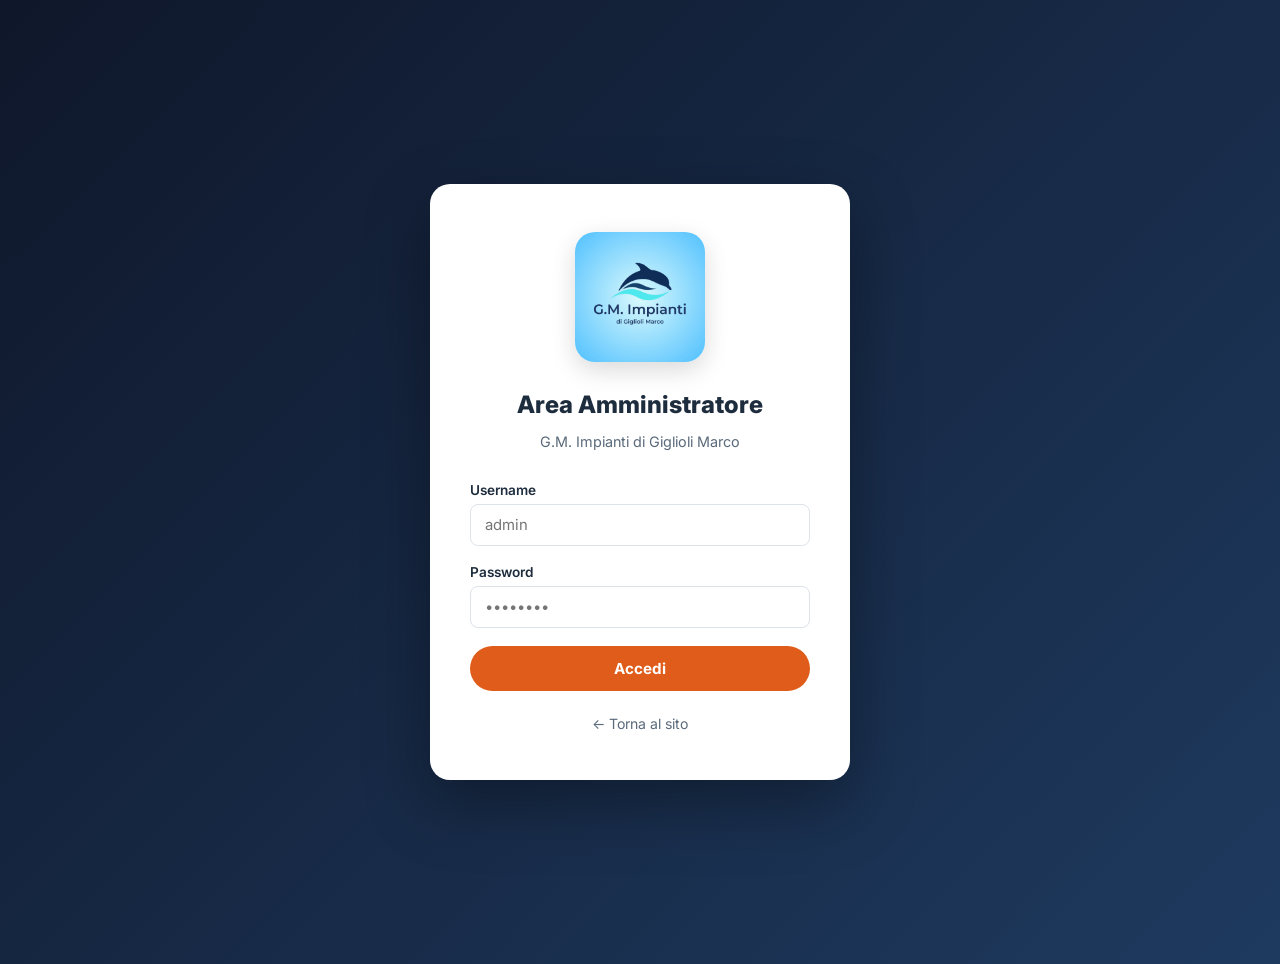
<file: admin.html>
<!DOCTYPE html>
<html lang="it">
<head>
  <meta charset="UTF-8"/>
  <meta name="viewport" content="width=device-width, initial-scale=1.0"/>
  <meta name="robots" content="noindex, nofollow"/>
  <title>Area Admin – G.M. Impianti</title>
  <link rel="icon" type="image/svg+xml" href="favicon.svg"/>
  <link href="https://fonts.googleapis.com/css2?family=Inter:wght@300;400;500;600;700;800&display=swap" rel="stylesheet"/>
  <link rel="stylesheet" href="css/admin.css"/>
</head>
<body class="admin-login-page">

  <div class="admin-login">
    <div class="admin-login__card">

      <div class="admin-login__logo">
        <img src="images/logo.png" alt="G.M. Impianti Logo" class="admin-login__img"/>
      </div>

      <h1 class="admin-login__title">Area Amministratore</h1>
      <p class="admin-login__sub">G.M. Impianti di Giglioli Marco</p>

      <form id="loginForm" class="admin-login__form" novalidate>
        <div class="aform-group">
          <label for="adminUser">Username</label>
          <input type="text" id="adminUser" name="username"
                 placeholder="admin" required autocomplete="username"/>
        </div>
        <div class="aform-group">
          <label for="adminPass">Password</label>
          <input type="password" id="adminPass" name="password"
                 placeholder="••••••••" required autocomplete="current-password"/>
        </div>
        <div id="loginError" class="admin-login__error" hidden>
          Credenziali non valide. Riprova.
        </div>
        <button type="submit" class="admin-login__btn">Accedi</button>
      </form>

      <a href="index.html" class="admin-login__back">← Torna al sito</a>
    </div>
  </div>

  <script src="js/admin.js"></script>
</body>
</html>
</file>
<file: css/style.css>
/* ===========================
   CSS VARIABLES & RESET
   =========================== */
:root {
  --primary:       #1a3a5c;
  --primary-dark:  #122840;
  --primary-light: #2a5a8c;
  --accent:        #e05c1a;
  --accent-dark:   #c04d10;
  --green:         #27ae60;
  --cyan:          #0891b2;
  --teal:          #0f766e;

  --bg:            #f8f9fa;
  --bg-alt:        #eef2f7;
  --surface:       #ffffff;
  --border:        #dde3ea;

  --text:          #1e2d3d;
  --text-muted:    #5a6a7a;
  --text-light:    #8a9aaa;

  --radius-sm:     6px;
  --radius:        12px;
  --radius-lg:     20px;
  --radius-xl:     32px;

  --shadow-sm:     0 1px 4px rgba(0,0,0,.06);
  --shadow:        0 4px 20px rgba(0,0,0,.08);
  --shadow-lg:     0 12px 40px rgba(0,0,0,.12);

  --transition:    .25s ease;
  --font:          'Inter', system-ui, -apple-system, sans-serif;
}

*, *::before, *::after { box-sizing: border-box; margin: 0; padding: 0; }
html { scroll-behavior: smooth; }
body {
  font-family: var(--font);
  font-size: 16px;
  line-height: 1.65;
  color: var(--text);
  background: var(--bg);
}
img { display: block; max-width: 100%; }
a { color: inherit; text-decoration: none; }
ul { list-style: none; }
button { cursor: pointer; border: none; background: none; font: inherit; }

/* ===========================
   UTILITIES
   =========================== */
.container {
  max-width: 1200px;
  margin-inline: auto;
  padding-inline: 24px;
}

/* ===========================
   BUTTONS
   =========================== */
.btn {
  display: inline-flex;
  align-items: center;
  gap: 8px;
  padding: 13px 28px;
  border-radius: 50px;
  font-weight: 600;
  font-size: .95rem;
  letter-spacing: .02em;
  transition: transform var(--transition), box-shadow var(--transition), background var(--transition), color var(--transition);
  white-space: nowrap;
}
.btn:hover { transform: translateY(-2px); }
.btn--primary {
  background: var(--accent);
  color: #fff;
  box-shadow: 0 4px 16px rgba(224,92,26,.35);
}
.btn--primary:hover {
  background: var(--accent-dark);
  box-shadow: 0 6px 22px rgba(224,92,26,.45);
}
.btn--ghost {
  background: rgba(26,58,92,.07);
  color: var(--primary);
  border: 2px solid rgba(26,58,92,.3);
}
.btn--ghost:hover {
  background: rgba(26,58,92,.14);
  border-color: var(--primary);
  color: var(--primary-dark);
}
.btn--white {
  background: #fff;
  color: var(--primary);
  box-shadow: 0 4px 16px rgba(0,0,0,.15);
}
.btn--white:hover {
  background: #f0f4f8;
  box-shadow: 0 6px 22px rgba(0,0,0,.2);
}
.btn--full { width: 100%; justify-content: center; border-radius: var(--radius); }

/* ===========================
   HEADER
   =========================== */
.header {
  position: fixed;
  inset-block-start: 0;
  inset-inline: 0;
  z-index: 1000;
  padding-block: 14px;
  background: rgba(255,255,255,.82);
  transition: background var(--transition), box-shadow var(--transition), padding var(--transition);
}
.header.scrolled {
  background: rgba(255,255,255,.97);
  backdrop-filter: blur(16px);
  -webkit-backdrop-filter: blur(16px);
  box-shadow: var(--shadow);
  padding-block: 10px;
}
.header__inner {
  display: flex;
  align-items: center;
  justify-content: space-between;
  gap: 24px;
}

/* Logo */
.logo {
  display: flex;
  align-items: center;
  gap: 10px;
}
.logo__img {
  width: 42px;
  height: 42px;
  border-radius: 50%;
  flex-shrink: 0;
  object-fit: contain;
  box-shadow: 0 2px 8px rgba(0,0,0,.15);
  transition: transform var(--transition);
}
.logo:hover .logo__img { transform: scale(1.08); }
.logo__mark {
  display: grid;
  place-items: center;
  width: 42px;
  height: 42px;
  border-radius: 10px;
  background: var(--accent);
  color: #fff;
  font-weight: 800;
  font-size: 1rem;
  letter-spacing: -.02em;
  flex-shrink: 0;
  transition: background var(--transition);
}
.logo__text { display: flex; flex-direction: column; line-height: 1.2; }
.logo__text strong { font-size: .95rem; font-weight: 700; color: var(--text); }
.logo__text small { font-size: .72rem; color: var(--text-muted); font-weight: 400; }
.logo--white .logo__text strong { color: #fff; }
.logo--white .logo__text small { color: rgba(255,255,255,.7); }

/* Nav */
.nav__list {
  display: flex;
  align-items: center;
  gap: 4px;
}
.nav__link {
  padding: 8px 14px;
  border-radius: 50px;
  font-size: .9rem;
  font-weight: 500;
  color: var(--text-muted);
  transition: background var(--transition), color var(--transition);
}
.nav__link:hover { background: var(--bg-alt); color: var(--text); }
.nav__link--cta {
  background: var(--accent);
  color: #fff !important;
  padding: 9px 20px;
  font-weight: 600;
}
.nav__link--cta:hover { background: var(--accent-dark) !important; }

/* Burger */
.burger {
  display: none;
  flex-direction: column;
  gap: 5px;
  width: 36px;
  padding: 6px 4px;
}
.burger span {
  display: block;
  height: 2px;
  background: var(--text);
  border-radius: 2px;
  transition: transform var(--transition), opacity var(--transition);
}
.burger.open span:nth-child(1) { transform: translateY(7px) rotate(45deg); }
.burger.open span:nth-child(2) { opacity: 0; }
.burger.open span:nth-child(3) { transform: translateY(-7px) rotate(-45deg); }

/* ===========================
   HERO
   =========================== */
.hero {
  position: relative;
  min-height: 100svh;
  display: flex;
  align-items: center;
  overflow: hidden;
  background: linear-gradient(155deg, #dff0fb 0%, #f0f8ff 45%, #e6f4f9 100%);
  padding-top: 90px;
}
.hero__bg {
  position: absolute;
  inset: 0;
  background:
    radial-gradient(ellipse 55% 55% at 85% 25%, rgba(224,92,26,.09) 0%, transparent 65%),
    radial-gradient(ellipse 45% 50% at 5% 85%, rgba(8,145,178,.10) 0%, transparent 60%),
    radial-gradient(ellipse 60% 40% at 50% 100%, rgba(74,168,204,.08) 0%, transparent 60%);
  pointer-events: none;
}
.hero__content {
  position: relative;
  z-index: 2;
  max-width: 700px;
  padding-block: 80px 120px;
}
.hero__eyebrow {
  display: inline-block;
  background: rgba(26,58,92,.07);
  border: 1px solid rgba(26,58,92,.18);
  color: var(--primary);
  padding: 6px 16px;
  border-radius: 50px;
  font-size: .82rem;
  font-weight: 600;
  letter-spacing: .06em;
  text-transform: uppercase;
  margin-bottom: 24px;
}
.hero__title {
  font-size: clamp(2.2rem, 5vw, 3.6rem);
  font-weight: 800;
  line-height: 1.15;
  color: var(--primary-dark);
  margin-bottom: 20px;
  letter-spacing: -.02em;
}
.hero__title .highlight { color: var(--accent); }
.hero__subtitle {
  font-size: 1.1rem;
  color: var(--text-muted);
  max-width: 540px;
  margin-bottom: 36px;
}
.hero__actions { display: flex; flex-wrap: wrap; gap: 14px; }
.hero__wave {
  position: absolute;
  bottom: -1px;
  left: 0;
  right: 0;
  height: 80px;
  z-index: 2;
}
.hero__wave svg { width: 100%; height: 100%; }

/* ===========================
   SECTIONS
   =========================== */
.section { padding-block: 90px; }
.section--alt { background: var(--bg-alt); }

.section__header {
  text-align: center;
  max-width: 620px;
  margin-inline: auto;
  margin-bottom: 60px;
}
.section__eyebrow {
  display: inline-block;
  color: var(--accent);
  font-size: .82rem;
  font-weight: 700;
  letter-spacing: .1em;
  text-transform: uppercase;
  margin-bottom: 10px;
}
.section__title {
  font-size: clamp(1.7rem, 3.5vw, 2.5rem);
  font-weight: 800;
  letter-spacing: -.02em;
  color: var(--text);
  line-height: 1.2;
  margin-bottom: 16px;
}
.section__title--left { text-align: left; }
.section__desc { color: var(--text-muted); font-size: 1.05rem; }

/* ===========================
   SERVICES GRID
   =========================== */
.services-grid {
  display: grid;
  grid-template-columns: repeat(auto-fill, minmax(320px, 1fr));
  gap: 24px;
}

.service-card {
  background: var(--surface);
  border-radius: var(--radius-lg);
  padding: 0;
  box-shadow: var(--shadow-sm);
  border: 1px solid var(--border);
  transition: transform var(--transition), box-shadow var(--transition);
  position: relative;
  overflow: hidden;
}
.service-card:hover {
  transform: translateY(-6px);
  box-shadow: var(--shadow-lg);
}

/* Media header — gradient background + photo support */
.service-card__media {
  height: 190px;
  display: flex;
  align-items: center;
  justify-content: center;
  position: relative;
  overflow: hidden;
}
/* Dot texture overlay */
.service-card__media::before {
  content: '';
  position: absolute;
  inset: 0;
  background-image: radial-gradient(rgba(255,255,255,.12) 1px, transparent 1px);
  background-size: 18px 18px;
  z-index: 1;
}
/* Bottom vignette */
.service-card__media::after {
  content: '';
  position: absolute;
  inset: 0;
  background: linear-gradient(165deg, rgba(0,0,0,.04) 0%, rgba(0,0,0,.28) 100%);
  z-index: 1;
}
/* Real photo — placed via onerror-safe <img> in the markup */
.service-card__media img {
  position: absolute;
  inset: 0;
  width: 100%;
  height: 100%;
  object-fit: cover;
  z-index: 2;
  transition: transform .5s ease;
}
.service-card:hover .service-card__media img { transform: scale(1.06); }
/* Icon sits above texture and vignette, below photo when present */
.service-card__media svg {
  width: 72px;
  height: 72px;
  color: rgba(255,255,255,.92);
  position: relative;
  z-index: 2;
  filter: drop-shadow(0 4px 12px rgba(0,0,0,.35));
}

/* Gradient backgrounds per service color */
.service-card[data-color="red"]    .service-card__media { background: linear-gradient(135deg, #b71c1c, #e53e3e); }
.service-card[data-color="blue"]   .service-card__media { background: linear-gradient(135deg, #0d2240, #1a4a7a); }
.service-card[data-color="cyan"]   .service-card__media { background: linear-gradient(135deg, #005662, #0891b2); }
.service-card[data-color="orange"] .service-card__media { background: linear-gradient(135deg, #bf360c, #e05c1a); }
.service-card[data-color="teal"]   .service-card__media { background: linear-gradient(135deg, #004d40, #0f766e); }
.service-card[data-color="green"]  .service-card__media { background: linear-gradient(135deg, #1b5e20, #27ae60); }

/* Card body */
.service-card__body { padding: 24px 28px 28px; }

.service-card__title {
  font-size: 1.15rem;
  font-weight: 700;
  margin-bottom: 10px;
  color: var(--text);
}
.service-card__desc {
  color: var(--text-muted);
  font-size: .92rem;
  margin-bottom: 16px;
}
.service-card__list {
  display: flex;
  flex-direction: column;
  gap: 6px;
}
.service-card__list li {
  font-size: .88rem;
  color: var(--text-muted);
  padding-left: 16px;
  position: relative;
}
.service-card__list li::before {
  content: '›';
  position: absolute;
  left: 0;
  color: var(--accent);
  font-weight: 700;
}

/* ===========================
   PAYMENT BOX (pagamenti rateali)
   =========================== */
.payment-box {
  margin-top: 40px;
  display: flex;
  align-items: center;
  gap: 24px;
  padding: 28px 32px;
  background: var(--surface);
  border: 1px solid var(--border);
  border-left: 5px solid var(--accent);
  border-radius: var(--radius);
  box-shadow: var(--shadow);
  flex-wrap: wrap;
}
.payment-box__icon {
  width: 56px;
  height: 56px;
  flex-shrink: 0;
  border-radius: 14px;
  background: linear-gradient(135deg, var(--accent) 0%, var(--accent-dark) 100%);
  color: #fff;
  display: grid;
  place-items: center;
}
.payment-box__icon svg { width: 28px; height: 28px; }
.payment-box__text { flex: 1 1 300px; }
.payment-box__text h3 {
  font-size: 1.15rem;
  font-weight: 800;
  color: var(--primary-dark);
  margin-bottom: 6px;
}
.payment-box__text p {
  font-size: .95rem;
  color: var(--text-muted);
}
.payment-box__btn { flex-shrink: 0; }

@media (max-width: 600px) {
  .payment-box {
    flex-direction: column;
    align-items: flex-start;
    padding: 24px;
  }
  .payment-box__btn { width: 100%; text-align: center; justify-content: center; }
}

/* ===========================
   ABOUT
   =========================== */
.about {
  display: grid;
  grid-template-columns: 1fr 1fr;
  gap: 64px;
  align-items: center;
}

.about__visual { position: relative; }
.about__img-wrap { border-radius: var(--radius-lg); overflow: hidden; }
.about__img-placeholder {
  background: linear-gradient(135deg, var(--primary) 0%, var(--primary-light) 100%);
  border-radius: var(--radius-lg);
  min-height: 320px;
  display: flex;
  flex-direction: column;
  align-items: center;
  justify-content: center;
  gap: 16px;
  color: rgba(255,255,255,.7);
}
.about__img-placeholder svg { width: 64px; height: 64px; }
.about__img-placeholder p { font-weight: 600; font-size: 1.1rem; color: rgba(255,255,255,.9); }

.about__badge {
  position: absolute;
  top: -20px;
  right: -20px;
  background: var(--accent);
  color: #fff;
  border-radius: var(--radius);
  padding: 16px 20px;
  text-align: center;
  box-shadow: var(--shadow-lg);
  z-index: 2;
}
.about__badge-num { display: block; font-size: 2rem; font-weight: 800; line-height: 1; }
.about__badge-label { font-size: .78rem; font-weight: 500; opacity: .9; }

.about__stats {
  display: grid;
  grid-template-columns: 1fr 1fr;
  gap: 16px;
  margin-top: 20px;
}
.stat {
  background: var(--surface);
  border-radius: var(--radius);
  padding: 18px 20px;
  box-shadow: var(--shadow-sm);
  border: 1px solid var(--border);
}
.stat__num { display: block; font-size: 1.6rem; font-weight: 800; color: var(--primary); }
.stat__label { font-size: .8rem; color: var(--text-muted); font-weight: 500; }

.about__content { padding-block: 20px; }
.about__text {
  color: var(--text-muted);
  margin-bottom: 16px;
  font-size: 1rem;
}
.about__text strong { color: var(--text); }
.about__tags {
  display: flex;
  flex-wrap: wrap;
  gap: 8px;
  margin-top: 24px;
}
.tag {
  background: var(--bg-alt);
  border: 1px solid var(--border);
  color: var(--primary);
  font-size: .82rem;
  font-weight: 600;
  padding: 5px 14px;
  border-radius: 50px;
}

/* ===========================
   WHY US
   =========================== */
.why-grid {
  display: grid;
  grid-template-columns: repeat(auto-fill, minmax(280px, 1fr));
  gap: 24px;
}
.why-card {
  background: var(--surface);
  border-radius: var(--radius-lg);
  padding: 28px 24px;
  box-shadow: var(--shadow-sm);
  border: 1px solid var(--border);
  transition: transform var(--transition), box-shadow var(--transition);
}
.why-card:hover {
  transform: translateY(-4px);
  box-shadow: var(--shadow);
}
.why-card__icon {
  width: 48px;
  height: 48px;
  border-radius: 12px;
  background: linear-gradient(135deg, var(--primary) 0%, var(--primary-light) 100%);
  color: #fff;
  display: grid;
  place-items: center;
  margin-bottom: 16px;
}
.why-card__icon svg { width: 22px; height: 22px; }
.why-card h3 { font-size: 1rem; font-weight: 700; margin-bottom: 8px; color: var(--text); }
.why-card p { font-size: .9rem; color: var(--text-muted); }

/* ===========================
   CTA BANNER
   =========================== */
.cta-banner {
  background: linear-gradient(135deg, #1a4a7c 0%, #1e5f9e 55%, #2272b8 100%);
  padding-block: 70px;
  position: relative;
  overflow: hidden;
}
.cta-banner::before {
  content: '';
  position: absolute;
  inset: 0;
  background:
    radial-gradient(ellipse 55% 80% at 90% 50%, rgba(224,92,26,.22) 0%, transparent 70%),
    radial-gradient(ellipse 40% 60% at 5%  50%, rgba(255,255,255,.06) 0%, transparent 60%);
}
.cta-banner__inner {
  display: flex;
  align-items: center;
  justify-content: space-between;
  gap: 40px;
  position: relative;
  flex-wrap: wrap;
}
.cta-banner__text h2 {
  font-size: clamp(1.4rem, 3vw, 2rem);
  font-weight: 800;
  color: #fff;
  margin-bottom: 8px;
}
.cta-banner__text p { color: rgba(255,255,255,.75); font-size: 1rem; }

/* ===========================
   CONTACT
   =========================== */
.contact-wrap {
  display: grid;
  grid-template-columns: 1fr 1.8fr;
  gap: 48px;
  align-items: start;
}

.contact-info {
  display: flex;
  flex-direction: column;
  gap: 24px;
}
.contact-item {
  display: flex;
  align-items: flex-start;
  gap: 14px;
}
.contact-item__icon {
  width: 42px;
  height: 42px;
  flex-shrink: 0;
  border-radius: 10px;
  background: linear-gradient(135deg, var(--primary) 0%, var(--primary-light) 100%);
  color: #fff;
  display: grid;
  place-items: center;
}
.contact-item__icon svg { width: 18px; height: 18px; }
.contact-item div { display: flex; flex-direction: column; gap: 2px; }
.contact-item strong { font-size: .82rem; font-weight: 600; color: var(--text-muted); text-transform: uppercase; letter-spacing: .06em; }
.contact-item a,
.contact-item span { font-size: .95rem; color: var(--text); font-weight: 500; }
.contact-item a:hover { color: var(--accent); }

/* Form */
.contact-form {
  background: var(--surface);
  border-radius: var(--radius-lg);
  padding: 36px;
  box-shadow: var(--shadow);
  border: 1px solid var(--border);
}
.form-row { display: grid; grid-template-columns: 1fr 1fr; gap: 16px; }
.form-group { display: flex; flex-direction: column; gap: 6px; margin-bottom: 16px; }
.form-group:last-of-type { margin-bottom: 0; }
.form-group label {
  font-size: .85rem;
  font-weight: 600;
  color: var(--text);
}
.form-group label span { color: var(--accent); }
.form-group--check label span { color: var(--text-muted); }
.form-group input,
.form-group select,
.form-group textarea {
  padding: 11px 14px;
  border: 1.5px solid var(--border);
  border-radius: var(--radius-sm);
  font: inherit;
  font-size: .93rem;
  color: var(--text);
  background: var(--bg);
  transition: border-color var(--transition), box-shadow var(--transition);
  outline: none;
}
.form-group input:focus,
.form-group select:focus,
.form-group textarea:focus {
  border-color: var(--primary);
  box-shadow: 0 0 0 3px rgba(26,58,92,.1);
  background: #fff;
}
.form-group input.error,
.form-group textarea.error { border-color: #e53e3e; }
.form-group textarea { resize: vertical; min-height: 120px; }
.form-group--check { margin-top: 4px; }
.checkbox-label {
  display: flex;
  align-items: center;
  gap: 10px;
  font-size: .88rem;
  color: var(--text-muted);
  cursor: pointer;
  line-height: 1.4;
}
.checkbox-label input[type="checkbox"] {
  flex-shrink: 0;
  width: 18px;
  height: 18px;
  margin: 0;
  padding: 0;
  vertical-align: middle;
  cursor: pointer;
  accent-color: var(--accent);
  position: relative;
  top: 0;
}
.checkbox-label a { color: var(--primary); text-decoration: underline; font-weight: 600; }
.form-note {
  font-size: .8rem;
  color: var(--text-light);
  margin-top: 10px;
  text-align: center;
}

/* Success state */
.form-success {
  display: none;
  text-align: center;
  padding: 40px 20px;
}
.form-success svg { width: 56px; height: 56px; color: var(--green); margin-inline: auto; margin-bottom: 16px; }
.form-success h3 { font-size: 1.2rem; font-weight: 700; margin-bottom: 8px; }
.form-success p { color: var(--text-muted); }
.form-success.visible { display: block; }

/* ===========================
   FOOTER
   =========================== */
.footer {
  background: var(--primary-dark);
  color: rgba(255,255,255,.75);
  padding-top: 64px;
}
.footer__inner {
  display: grid;
  grid-template-columns: 2fr 1fr 1fr 1.5fr;
  gap: 40px;
  padding-bottom: 48px;
  border-bottom: 1px solid rgba(255,255,255,.1);
}
.footer__tagline {
  margin-top: 12px;
  font-size: .9rem;
  color: rgba(255,255,255,.5);
  font-style: italic;
}
.footer__links h4,
.footer__contact h4 {
  color: #fff;
  font-size: .85rem;
  font-weight: 700;
  letter-spacing: .08em;
  text-transform: uppercase;
  margin-bottom: 16px;
}
.footer__links ul { display: flex; flex-direction: column; gap: 8px; }
.footer__links a {
  font-size: .9rem;
  transition: color var(--transition);
}
.footer__links a:hover { color: #fff; }
.footer__contact p { font-size: .9rem; margin-bottom: 6px; }
.footer__contact a { transition: color var(--transition); }
.footer__contact a:hover { color: #fff; }
.footer__hours { margin-top: 8px; font-size: .85rem; color: rgba(255,255,255,.5); }

.footer__bottom {
  padding-block: 20px;
}
.footer__bottom-inner {
  display: flex;
  align-items: center;
  justify-content: center;
  gap: 24px;
  flex-wrap: wrap;
}
.footer__bottom p { font-size: .82rem; color: rgba(255,255,255,.4); }
.footer__admin-link {
  font-size: .76rem;
  color: rgba(255,255,255,.18);
  text-decoration: none;
  transition: color .2s;
}
.footer__admin-link:hover { color: rgba(255,255,255,.55); }

/* ===========================
   SCROLL ANIMATIONS
   =========================== */
.fade-up {
  opacity: 0;
  transform: translateY(30px);
  transition: opacity .6s ease, transform .6s ease;
}
.fade-up.visible {
  opacity: 1;
  transform: translateY(0);
}

/* ===========================
   RESPONSIVE
   =========================== */
@media (max-width: 1024px) {
  .about { grid-template-columns: 1fr; }
  .about__visual { order: -1; }
  .about__badge { top: -16px; right: 16px; }
  .footer__inner { grid-template-columns: 1fr 1fr; }
  .contact-wrap { grid-template-columns: 1fr; }
  .contact-info { flex-direction: row; flex-wrap: wrap; }
  .contact-item { flex: 1 1 200px; }
}

@media (max-width: 768px) {
  .section { padding-block: 64px; }
  .nav {
    display: none;
    position: fixed;
    inset: 0;
    background: rgba(18,40,64,.97);
    flex-direction: column;
    align-items: center;
    justify-content: center;
    z-index: 999;
  }
  .nav.open { display: flex; }
  .nav__list { flex-direction: column; gap: 8px; text-align: center; }
  .nav__link { font-size: 1.2rem; color: rgba(255,255,255,.85); padding: 12px 32px; }
  .nav__link--cta { margin-top: 12px; }
  .burger { display: flex; }
  /* When nav is open: transparent header so burger/X blends into the dark overlay */
  .header.nav-open {
    background: transparent !important;
    box-shadow: none !important;
  }
  .header.nav-open .burger span { background: #fff; }
  .hero__content { padding-block: 60px 100px; }
  .services-grid { grid-template-columns: 1fr; }
  .why-grid { grid-template-columns: 1fr; }
  .form-row { grid-template-columns: 1fr; }
  .contact-form { padding: 24px; }
  .cta-banner__inner { flex-direction: column; text-align: center; }
  .footer__inner { grid-template-columns: 1fr; gap: 28px; }
  .about__stats { grid-template-columns: 1fr 1fr; }
}

@media (max-width: 480px) {
  .hero__title { font-size: 1.9rem; }
  .hero__actions { flex-direction: column; }
  .hero__actions .btn { text-align: center; justify-content: center; }
  .about__badge { position: static; display: inline-flex; gap: 12px; align-items: center; margin-bottom: 16px; width: fit-content; border-radius: var(--radius); padding: 12px 20px; }
  .about__badge-num { font-size: 1.4rem; }
}

/* ===========================
   REVIEWS
   =========================== */
.reviews-grid {
  display: grid;
  grid-template-columns: repeat(auto-fill, minmax(300px, 1fr));
  gap: 24px;
  margin-bottom: 48px;
}
.review-card {
  background: var(--surface);
  border-radius: var(--radius-lg);
  padding: 28px 24px;
  box-shadow: var(--shadow-sm);
  border: 1px solid var(--border);
  display: flex;
  flex-direction: column;
  gap: 16px;
  transition: transform var(--transition), box-shadow var(--transition);
}
.review-card:hover {
  transform: translateY(-4px);
  box-shadow: var(--shadow);
}
.review-card__stars {
  display: flex;
  gap: 3px;
}
.review-card__stars svg {
  width: 18px;
  height: 18px;
  color: #f59e0b;
}
.review-card__text {
  font-size: .93rem;
  color: var(--text-muted);
  line-height: 1.7;
  font-style: italic;
  flex: 1;
}
.review-card__text::before { content: '"'; }
.review-card__text::after  { content: '"'; }
.review-card__author {
  display: flex;
  align-items: center;
  gap: 12px;
  padding-top: 12px;
  border-top: 1px solid var(--border);
}
.review-card__avatar {
  width: 40px;
  height: 40px;
  flex-shrink: 0;
  border-radius: 50%;
  background: linear-gradient(135deg, var(--primary) 0%, var(--primary-light) 100%);
  color: #fff;
  display: grid;
  place-items: center;
  font-size: .8rem;
  font-weight: 700;
  letter-spacing: .02em;
}
.review-card__author strong {
  display: block;
  font-size: .92rem;
  font-weight: 700;
  color: var(--text);
}
.review-card__author span {
  font-size: .8rem;
  color: var(--text-muted);
}

.reviews-summary {
  display: flex;
  flex-direction: column;
  align-items: center;
  gap: 8px;
  text-align: center;
}
.reviews-summary__score {
  display: flex;
  flex-direction: column;
  align-items: center;
  gap: 6px;
}
.reviews-summary__num {
  font-size: 3rem;
  font-weight: 800;
  color: var(--text);
  line-height: 1;
}
.reviews-summary__stars {
  display: flex;
  gap: 4px;
}
.reviews-summary__stars svg {
  width: 22px;
  height: 22px;
  color: #f59e0b;
}
.reviews-summary__label {
  font-size: .85rem;
  color: var(--text-muted);
  font-weight: 500;
}
.reviews-summary__note {
  font-size: .8rem;
  color: var(--text-light);
}

/* ===========================
   WHATSAPP BUTTON
   =========================== */
.whatsapp-btn {
  position: fixed;
  bottom: 80px;
  right: 20px;
  z-index: 90;
  display: flex;
  align-items: center;
  gap: 9px;
  background: #25d366;
  color: #fff;
  border-radius: 50px;
  padding: 13px 22px 13px 16px;
  box-shadow: 0 4px 22px rgba(37,211,102,.45);
  font-size: .9rem;
  font-weight: 700;
  letter-spacing: .01em;
  transition: transform var(--transition), box-shadow var(--transition);
  text-decoration: none;
}
.whatsapp-btn svg { width: 24px; height: 24px; flex-shrink: 0; }
.whatsapp-btn span { white-space: nowrap; }
.whatsapp-btn:hover {
  transform: translateY(-3px) scale(1.03);
  box-shadow: 0 8px 30px rgba(37,211,102,.6);
}
@media (max-width: 480px) {
  .whatsapp-btn { padding: 13px 18px 13px 14px; bottom: 76px; right: 14px; font-size: .82rem; }
}

/* ===========================
   SCROLL TO TOP
   =========================== */
.scroll-top {
  position: fixed;
  bottom: 24px;
  right: 24px;
  z-index: 90;
  width: 44px;
  height: 44px;
  border-radius: 50%;
  background: var(--primary);
  color: #fff;
  display: grid;
  place-items: center;
  box-shadow: var(--shadow);
  opacity: 0;
  transform: translateY(16px);
  pointer-events: none;
  transition: opacity var(--transition), transform var(--transition), background var(--transition);
}
.scroll-top.visible {
  opacity: 1;
  transform: translateY(0);
  pointer-events: auto;
}
.scroll-top:hover { background: var(--primary-light); }
.scroll-top svg { width: 18px; height: 18px; }

/* ===========================
   COOKIE BANNER
   =========================== */
.cookie-banner {
  position: fixed;
  bottom: 0;
  left: 0;
  right: 0;
  z-index: 200;
  background: var(--primary-dark);
  color: rgba(255,255,255,.9);
  padding: 16px 0;
  transform: translateY(100%);
  transition: transform .4s ease;
  box-shadow: 0 -4px 24px rgba(0,0,0,.2);
}
.cookie-banner.show { transform: translateY(0); }
.cookie-banner__inner {
  max-width: 1200px;
  margin-inline: auto;
  padding-inline: 24px;
  display: flex;
  align-items: center;
  justify-content: space-between;
  gap: 24px;
  flex-wrap: wrap;
}
.cookie-banner__text {
  display: flex;
  align-items: center;
  gap: 12px;
  flex: 1;
  min-width: 200px;
}
.cookie-banner__text svg {
  width: 22px;
  height: 22px;
  flex-shrink: 0;
  color: var(--accent);
}
.cookie-banner__text p { font-size: .88rem; }
.cookie-banner__text a {
  color: var(--accent);
  text-decoration: underline;
}
.cookie-banner__actions { display: flex; gap: 10px; flex-shrink: 0; }
.btn-cookie {
  padding: 9px 18px;
  border-radius: 50px;
  font-size: .85rem;
  font-weight: 600;
  cursor: pointer;
  transition: background var(--transition), color var(--transition);
  border: none;
  font: inherit;
}
.btn-cookie--decline {
  background: rgba(255,255,255,.1);
  color: rgba(255,255,255,.8);
  border: 1px solid rgba(255,255,255,.2);
}
.btn-cookie--decline:hover { background: rgba(255,255,255,.18); color: #fff; }
.btn-cookie--accept {
  background: var(--accent);
  color: #fff;
}
.btn-cookie--accept:hover { background: var(--accent-dark); }
@media (max-width: 600px) {
  .cookie-banner__inner { flex-direction: column; align-items: flex-start; gap: 14px; }
  .cookie-banner__actions { width: 100%; justify-content: flex-end; }
}
</file>
<file: css/admin.css>
/* ===========================
   ADMIN GLOBALS
   =========================== */
:root {
  --adm-primary: #1a3a5c;
  --adm-accent:  #e05c1a;
  --adm-green:   #16a34a;
  --adm-red:     #dc2626;
  --adm-bg:      #0f172a;
  --adm-surface: #1e293b;
  --adm-border:  #334155;
  --adm-text:    #f1f5f9;
  --adm-muted:   #94a3b8;
  --adm-h:       50px;
}

/* ===========================
   LOGIN PAGE
   =========================== */
.admin-login-page {
  min-height: 100vh;
  background: linear-gradient(135deg, #0f172a 0%, #1e3a5f 100%);
  display: flex;
  align-items: center;
  justify-content: center;
  font-family: 'Inter', system-ui, sans-serif;
  padding: 24px;
}

.admin-login {
  width: 100%;
  max-width: 420px;
}

.admin-login__card {
  background: #fff;
  border-radius: 20px;
  padding: 48px 40px;
  box-shadow: 0 24px 64px rgba(0,0,0,.35);
  text-align: center;
}

.admin-login__logo {
  margin-bottom: 24px;
}
.admin-login__img {
  width: 130px;
  height: 130px;
  border-radius: 20px;
  margin-inline: auto;
  object-fit: contain;
  box-shadow: 0 8px 24px rgba(0,0,0,.15);
}

.admin-login__title {
  font-size: 1.5rem;
  font-weight: 800;
  color: #1e2d3d;
  margin-bottom: 4px;
}
.admin-login__sub {
  font-size: .9rem;
  color: #5a6a7a;
  margin-bottom: 32px;
}

.admin-login__form { text-align: left; }

.aform-group {
  display: flex;
  flex-direction: column;
  gap: 6px;
  margin-bottom: 18px;
}
.aform-group label {
  font-size: .85rem;
  font-weight: 600;
  color: #1e2d3d;
}
.aform-group input {
  padding: 11px 14px;
  border: 1.5px solid #dde3ea;
  border-radius: 8px;
  font-size: .93rem;
  font-family: inherit;
  color: #1e2d3d;
  transition: border-color .2s, box-shadow .2s;
  outline: none;
}
.aform-group input:focus {
  border-color: #1a3a5c;
  box-shadow: 0 0 0 3px rgba(26,58,92,.12);
}

.admin-login__error {
  background: #fee2e2;
  color: #991b1b;
  border-radius: 8px;
  padding: 10px 14px;
  font-size: .88rem;
  font-weight: 500;
  margin-bottom: 16px;
}

.admin-login__btn {
  width: 100%;
  padding: 13px;
  background: #e05c1a;
  color: #fff;
  border: none;
  border-radius: 50px;
  font-size: .95rem;
  font-weight: 700;
  font-family: inherit;
  cursor: pointer;
  transition: background .2s, transform .2s;
}
.admin-login__btn:hover { background: #c04d10; transform: translateY(-1px); }

.admin-login__back {
  display: block;
  margin-top: 24px;
  font-size: .88rem;
  color: #5a6a7a;
  text-decoration: none;
  transition: color .2s;
}
.admin-login__back:hover { color: #1a3a5c; }

/* ===========================
   ADMIN BAR
   =========================== */
.admin-bar {
  position: fixed;
  top: 0;
  left: 0;
  right: 0;
  height: var(--adm-h);
  z-index: 9999;
  background: var(--adm-bg);
  border-bottom: 1px solid var(--adm-border);
  display: flex;
  align-items: center;
}

.admin-bar__inner {
  max-width: 1400px;
  width: 100%;
  margin-inline: auto;
  padding-inline: 20px;
  display: flex;
  align-items: center;
  justify-content: space-between;
  gap: 16px;
}

.admin-bar__brand {
  display: flex;
  align-items: center;
  gap: 8px;
  color: var(--adm-text);
  font-weight: 700;
  font-size: .88rem;
  white-space: nowrap;
}
.admin-bar__brand svg { color: var(--adm-muted); }

.admin-bar__actions {
  display: flex;
  align-items: center;
  gap: 8px;
  flex-wrap: wrap;
}

/* Admin buttons */
.ab-btn {
  display: inline-flex;
  align-items: center;
  gap: 6px;
  padding: 6px 14px;
  border-radius: 6px;
  font-size: .8rem;
  font-weight: 600;
  font-family: inherit;
  cursor: pointer;
  border: 1px solid var(--adm-border);
  background: var(--adm-surface);
  color: var(--adm-text);
  transition: background .18s, border-color .18s, opacity .18s;
  white-space: nowrap;
}
.ab-btn:hover { background: #2d3f55; border-color: #4a5f78; }
.ab-btn:disabled { opacity: .45; cursor: not-allowed; }

.ab-btn--save   { background: var(--adm-green);  border-color: var(--adm-green);  color: #fff; }
.ab-btn--save:hover   { background: #15803d; }
.ab-btn--danger { background: var(--adm-red);    border-color: var(--adm-red);    color: #fff; }
.ab-btn--danger:hover { background: #b91c1c; }
.ab-btn--logout { background: transparent; color: var(--adm-muted); border-color: transparent; }
.ab-btn--logout:hover { color: var(--adm-text); background: var(--adm-surface); }
.ab-btn--add    { background: #1d4ed8; border-color: #1d4ed8; color: #fff; }
.ab-btn--add:hover { background: #1e40af; }
.ab-btn--sm     { padding: 4px 10px; font-size: .76rem; }

/* ===========================
   EDIT MODE INDICATORS
   =========================== */
body.admin-editing [data-key]:not([data-key$="-img"]):not([data-key$="-href"]):not(a):not(img) {
  outline: 2px dashed rgba(224,92,26,.55);
  outline-offset: 2px;
  border-radius: 4px;
  cursor: text;
}
body.admin-editing [data-key]:not([data-key$="-img"]):not([data-key$="-href"]):not(a):not(img):hover {
  outline-color: #e05c1a;
  background: rgba(224,92,26,.04);
}

.admin-editable:focus {
  outline: 2px solid #e05c1a !important;
  outline-offset: 3px !important;
  background: rgba(255,255,255,.08) !important;
}

/* ===========================
   IMAGE OVERLAY
   =========================== */
.admin-img-overlay {
  position: absolute;
  inset: 0;
  z-index: 20;
  display: flex;
  flex-direction: column;
  align-items: center;
  justify-content: center;
  gap: 6px;
  background: rgba(0,0,0,.55);
  color: #fff;
  font-size: .88rem;
  font-weight: 600;
  font-family: inherit;
  cursor: pointer;
  border: none;
  border-radius: inherit;
  opacity: 0;
  transition: opacity .22s;
}
.admin-img-overlay span:first-child { font-size: 1.6rem; }
[data-key$="-img"]:hover .admin-img-overlay,
.logo:hover .admin-img-overlay { opacity: 1; }

.admin-img-overlay--logo {
  inset: auto;
  bottom: -6px;
  left: 50%;
  transform: translateX(-50%);
  width: max-content;
  border-radius: 6px;
  padding: 4px 10px;
  font-size: .75rem;
  flex-direction: row;
  opacity: 0;
}
.logo:hover .admin-img-overlay--logo { opacity: 1; }

/* ===========================
   ADMIN BAR OFFSET (header + bar)
   =========================== */
body.admin-mode .header,
body:has(#adminBar) .header {
  top: var(--adm-h) !important;
}
body:has(#adminBar) .hero {
  padding-top: calc(90px + var(--adm-h));
}

/* ===========================
   MODAL
   =========================== */
.admin-modal {
  position: fixed;
  inset: 0;
  z-index: 10000;
  display: flex;
  align-items: center;
  justify-content: center;
  padding: 16px;
  opacity: 0;
  transition: opacity .25s;
}
.admin-modal.show { opacity: 1; }

.admin-modal__bd {
  position: absolute;
  inset: 0;
  background: rgba(0,0,0,.65);
  backdrop-filter: blur(4px);
}

.admin-modal__dialog {
  position: relative;
  width: 100%;
  max-width: 680px;
  max-height: 88vh;
  background: #fff;
  border-radius: 16px;
  display: flex;
  flex-direction: column;
  overflow: hidden;
  box-shadow: 0 24px 80px rgba(0,0,0,.4);
}

.admin-modal__head {
  display: flex;
  align-items: center;
  justify-content: space-between;
  padding: 20px 24px 16px;
  border-bottom: 1px solid #e5e7eb;
}
.admin-modal__head h3 {
  font-size: 1.1rem;
  font-weight: 700;
  color: #111827;
}
.admin-modal__cls {
  background: none;
  border: none;
  font-size: 1.1rem;
  cursor: pointer;
  color: #6b7280;
  padding: 4px 8px;
  border-radius: 6px;
  transition: background .15s, color .15s;
}
.admin-modal__cls:hover { background: #f3f4f6; color: #111827; }

.admin-modal__body {
  flex: 1;
  overflow-y: auto;
  padding: 20px 24px;
}

.admin-modal__foot {
  display: flex;
  justify-content: flex-end;
  gap: 10px;
  padding: 16px 24px;
  border-top: 1px solid #e5e7eb;
  background: #f9fafb;
}

/* Gallery manage list */
.gm-gall-list {
  display: flex;
  flex-direction: column;
  gap: 10px;
  margin-bottom: 16px;
  max-height: 380px;
  overflow-y: auto;
}
.gm-gall-empty {
  text-align: center;
  color: #6b7280;
  padding: 40px 20px;
  font-size: .93rem;
}
.gm-gall-item {
  display: flex;
  align-items: center;
  gap: 12px;
  background: #f8fafc;
  border: 1px solid #e2e8f0;
  border-radius: 10px;
  padding: 10px 14px;
}
.gm-gall-item img {
  width: 64px;
  height: 48px;
  object-fit: cover;
  border-radius: 6px;
  flex-shrink: 0;
}
.gm-cap-inp {
  flex: 1;
  padding: 7px 10px;
  border: 1px solid #cbd5e1;
  border-radius: 6px;
  font-size: .88rem;
  font-family: inherit;
  outline: none;
  transition: border-color .18s;
}
.gm-cap-inp:focus { border-color: #1a3a5c; }

/* ===========================
   GALLERY (PUBLIC)
   =========================== */
.gallery-grid {
  display: grid;
  grid-template-columns: repeat(auto-fill, minmax(260px, 1fr));
  gap: 20px;
}
.gallery-item {
  border-radius: 12px;
  overflow: hidden;
  box-shadow: 0 2px 10px rgba(0,0,0,.08);
  border: 1px solid #dde3ea;
  background: #fff;
  transition: transform .25s, box-shadow .25s;
}
.gallery-item:hover { transform: translateY(-4px); box-shadow: 0 12px 32px rgba(0,0,0,.12); }
.gallery-item img {
  width: 100%;
  height: 220px;
  object-fit: cover;
  display: block;
  transition: transform .45s;
}
.gallery-item:hover img { transform: scale(1.05); }
.gallery-caption {
  padding: 10px 14px;
  font-size: .88rem;
  color: #5a6a7a;
  border-top: 1px solid #eef2f7;
}

/* ===========================
   TOAST
   =========================== */
.admin-toast {
  position: fixed;
  bottom: 28px;
  left: 50%;
  transform: translateX(-50%) translateY(16px);
  background: #1e293b;
  color: #f1f5f9;
  padding: 12px 22px;
  border-radius: 50px;
  font-size: .88rem;
  font-weight: 600;
  font-family: 'Inter', system-ui, sans-serif;
  box-shadow: 0 8px 30px rgba(0,0,0,.3);
  z-index: 20000;
  opacity: 0;
  transition: opacity .3s, transform .3s;
  white-space: nowrap;
  pointer-events: none;
}
.admin-toast.show { opacity: 1; transform: translateX(-50%) translateY(0); }
.admin-toast--error { background: #7f1d1d; }

/* ===========================
   REVIEWS MANAGE
   =========================== */
.gm-rev-list {
  display: flex;
  flex-direction: column;
  gap: 14px;
  margin-bottom: 16px;
  max-height: 420px;
  overflow-y: auto;
}
.gm-rev-item {
  background: #f8fafc;
  border: 1px solid #e2e8f0;
  border-radius: 10px;
  padding: 14px 16px;
  display: flex;
  flex-direction: column;
  gap: 10px;
}
.gm-rev-stars {
  display: flex;
  align-items: center;
  gap: 4px;
}
.gm-star {
  background: none;
  border: none;
  font-size: 1.4rem;
  cursor: pointer;
  color: #d1d5db;
  padding: 0;
  line-height: 1;
  transition: color .15s, transform .15s;
}
.gm-star--on { color: #f59e0b; }
.gm-star:hover { transform: scale(1.2); color: #fbbf24; }
.gm-rev-label { font-size: .8rem; color: #9ca3af; margin-left: 4px; }
.gm-rev-ta {
  width: 100%;
  padding: 8px 10px;
  border: 1px solid #cbd5e1;
  border-radius: 6px;
  font-size: .88rem;
  font-family: inherit;
  resize: vertical;
  outline: none;
  transition: border-color .18s;
}
.gm-rev-ta:focus { border-color: #1a3a5c; }
.gm-rev-row {
  display: flex;
  gap: 8px;
  flex-wrap: wrap;
  align-items: center;
}
.gm-rev-inp {
  flex: 1;
  min-width: 120px;
  padding: 7px 10px;
  border: 1px solid #cbd5e1;
  border-radius: 6px;
  font-size: .85rem;
  font-family: inherit;
  outline: none;
  transition: border-color .18s;
}
.gm-rev-inp:focus { border-color: #1a3a5c; }
.gm-rev-inp--sm { flex: 0 0 70px; min-width: 70px; text-align: center; }

/* ===========================
   RESPONSIVE
   =========================== */
@media (max-width: 600px) {
  .admin-bar__actions { gap: 5px; }
  .ab-btn { padding: 5px 9px; font-size: .74rem; }
  .admin-bar__brand { display: none; }
  .admin-login__card { padding: 32px 24px; }
}
</file>
